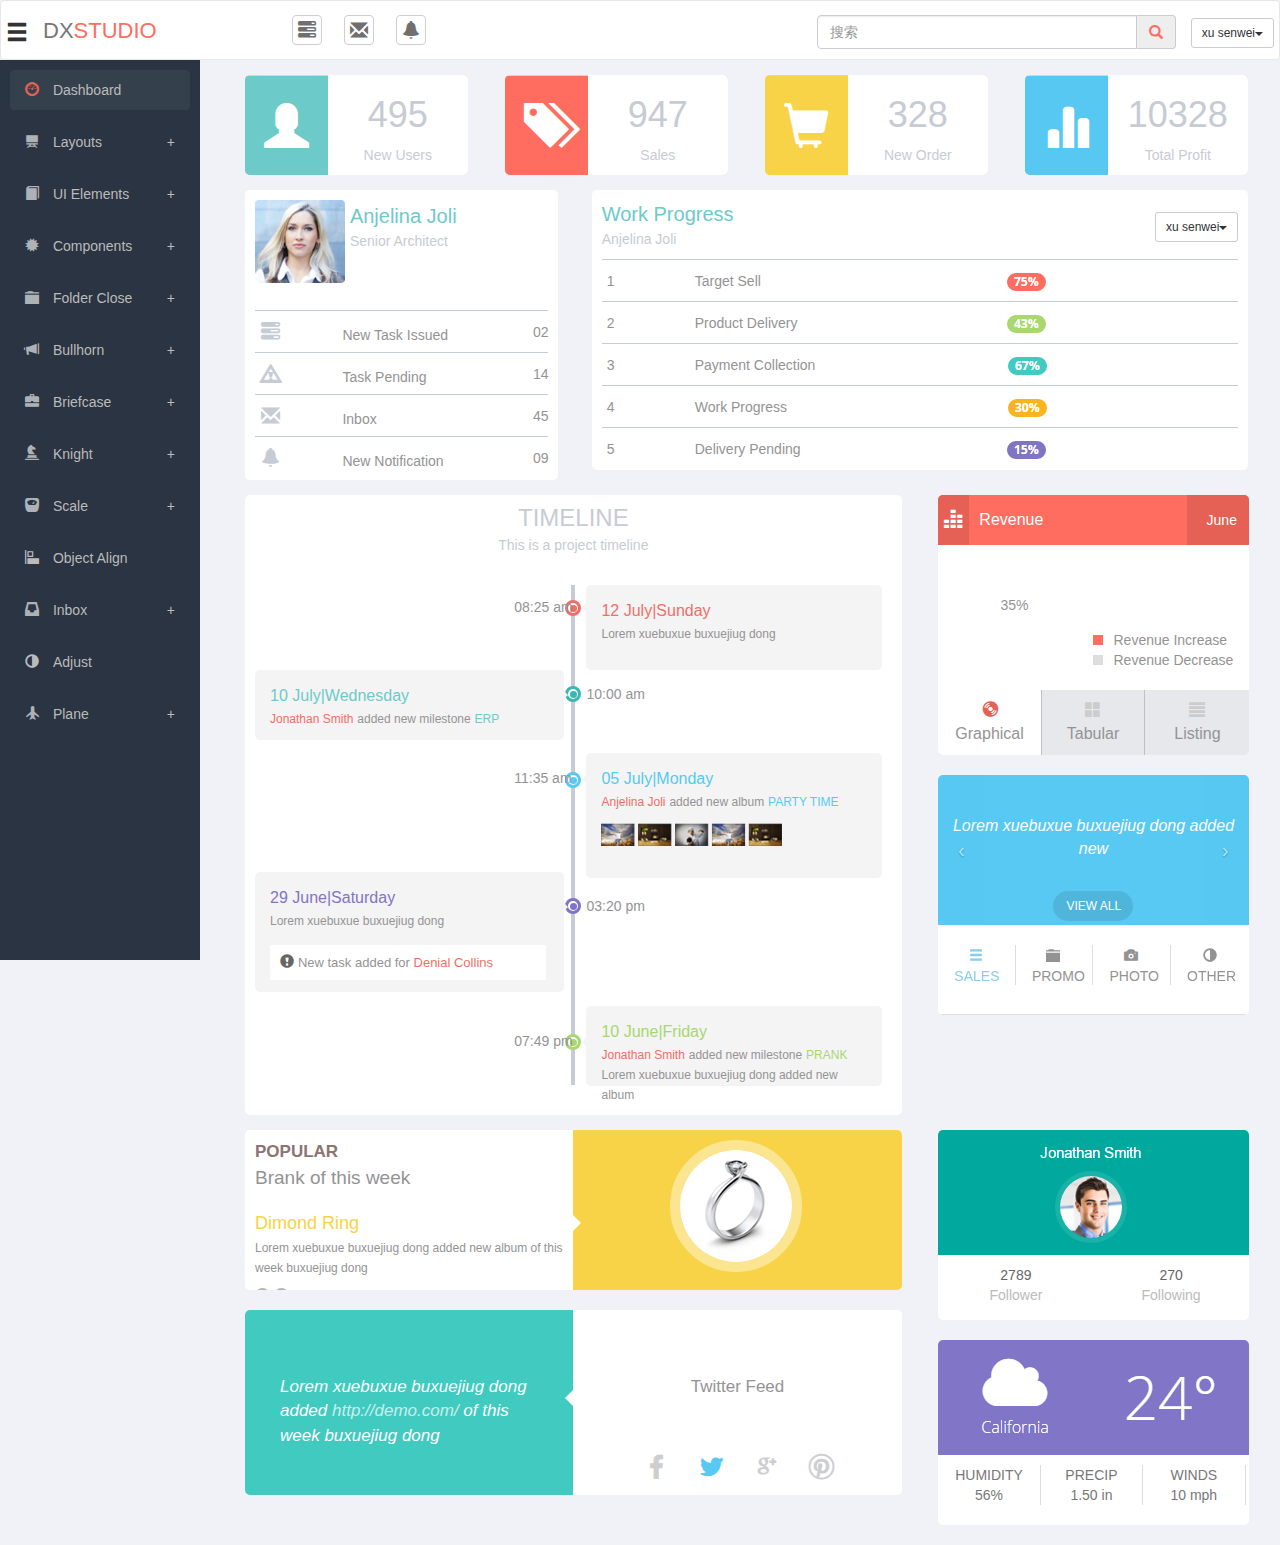
<file: ligen/index.html>
<!DOCTYPE HTML>
<html>

<head>
    <meta http-equiv="Content-Type" content="text/html; charset=utf-8">
    <title>李根</title>
    <meta http-equiv="X-UA-Compatible" content="IE=edge">
    <meta name="viewport" content="width=device-width, initial-scale=1">
    <link rel="stylesheet" type="text/css" href="font_y4cf31grrq/iconfont.css">
    <link rel="stylesheet" type="text/css" href="font_n31kuww7ac/iconfont.css">
    <link rel="stylesheet" href="css/bootstrap.css">
    <link rel="stylesheet" type="text/css" href="css/style.css">
    <style>

    </style>
</head>

<body>

    <div class="navbar navbar-default fixed-top " id="topnav">
        <div id="sanh" class="glyphicon glyphicon-menu-hamburger" aria-hidden="true"></div>

        <div class="navbar-header">
            <a href="#" class="navbar-brand">DX<span>STUDIO</span> </a>

        </div>

        <ul class="nav navbar-nav navbar-left nav-pills">
            <li><span id="zx" href="#" class="glyphicon glyphicon-tasks"></span></li>
            <li><span id="zx" href="#" class="glyphicon glyphicon-envelope"></span></li>
            <li><span id="zx" href="#" class=" glyphicon glyphicon-bell"></span></li>
        </ul>
        <div class="btn-group github btn-group-sm dropdown pull-right">
            <button data-toggle="dropdown" class="dropdown-toggle btn btn-default ">
                <div class="toux"></div> xu senwei<span class="caret"></span>
            </button>
            <ul class="dropdown-menu" id="xsw">
                <li>
                    <a href="#">
                        <p class=" glyphicon glyphicon-folder-close"></p><br>
                        <em>Profile</em>
                    </a>
                </li>
                <li>
                    <a href="#">
                        <p class=" glyphicon glyphicon-cog"></p><br>
                        <em>Settings</em>
                    </a>
                </li>
                <li>
                    <a href="#">
                        <p class=" glyphicon glyphicon-bell"></p><br>
                        <em>Notification</em>
                    </a>
                </li>
                <div class="yyy">
                    <i class="iconfont icon-key"></i>
                    <p id="ekek">LOG OUT</p>
                </div>
            </ul>



        </div>
        <form id="sou" class="navbar-form navbar-left">
            <div class="input-group">
                <input type="text" class="form-control" style="width:320px" placeholder="搜索">
                <span class="input-group-addon"><a href="#"><span class="glyphicon glyphicon-search"></span></a></span>
            </div>
        </form>





    </div>
    <div id="zuo" class="fixed-left affix">
        <ul class="nav nav-pills nav-stacked">
            <li class="active">
                <a href="#">
                    <i class="glyphicon glyphicon-dashboard"></i>
                    <span>Dashboard</span>
                </a>
            </li>
            <li class="dropdown">
                <a data-toggle="dropdown" class="dropdown-toggle" href="#">
                    <i class="glyphicon glyphicon-blackboard"></i>
                    <span>Layouts</span>
                    <span id="jia">+</span>

                </a>
                <ul class="dropdown-menu">
                    <li><a href="#">Duo Du Shu</a></li>
                    <li><a href="#">Shao Chi Ling </a></li>
                    <li><a href="#">Shui Jiao Liao </a></li>
                </ul>
            </li>
            <li class="dropdown">
                <a data-toggle="dropdown" class="dropdown-toggle" href="#">
                    <i class="glyphicon glyphicon-book"></i>
                    <span>UI Elements</span>
                    <span id="jia">+</span>
                </a>
                <ul class="dropdown-menu">
                    <li><a href="#">Dashboard</a></li>
                    <li><a href="#">Folder Close</a></li>
                    <li><a href="#">Components</a></li>
                </ul>
            </li>
            <li class="dropdown">
                <a data-toggle="dropdown" class="dropdown-toggle" href="#">
                    <i class="glyphicon glyphicon-certificate"></i>
                    <span>Components</span>
                    <span id="jia">+</span>
                </a>
                <ul class="dropdown-menu">
                    <li><a href="#">Duo Du Shu</a></li>
                    <li><a href="#">Components</a></li>
                    <li><a href="#">Shui Jiao Liao </a></li>
                </ul>
            </li>
            <li class="dropdown">
                <a data-toggle="dropdown" class="dropdown-toggle" href="#">
                    <i class="glyphicon glyphicon-folder-close"></i>
                    <span>Folder Close</span>
                    <span id="jia">+</span>
                </a>
                <ul class="dropdown-menu">
                    <li><a href="#">Duo Du Shu</a></li>
                    <li><a href="#">Shao Chi Ling </a></li>
                    <li><a href="#">Components</a></li>
                </ul>
            </li>
            <li class="dropdown">
                <a data-toggle="dropdown" class="dropdown-toggle" href="#">
                    <i class="glyphicon glyphicon-bullhorn"></i>
                    <span>Bullhorn</span>
                    <span id="jia">+</span>
                </a>
                <ul class="dropdown-menu">
                    <li><a href="#">Components</a></li>
                    <li><a href="#">Shao Chi Ling </a></li>
                    <li><a href="#">Adjust </a></li>
                </ul>
            </li>
            <li class="dropdown">
                <a data-toggle="dropdown" class="dropdown-toggle" href="#">
                    <i class="glyphicon glyphicon-briefcase"></i>
                    <span>Briefcase</span>
                    <span id="jia">+</span>
                </a>
                <ul class="dropdown-menu">
                    <li><a href="#">Duo Du Shu</a></li>
                    <li><a href="#">Components</a></li>
                    <li><a href="#">Saddjust </a></li>
                </ul>
            </li>
            <li class="dropdown">
                <a data-toggle="dropdown" class="dropdown-toggle" href="#">
                    <i class="glyphicon glyphicon-knight"></i>
                    <span>Knight</span>
                    <span id="jia">+</span>
                </a>
                <ul class="dropdown-menu">
                    <li><a href="#">Adjust</a></li>
                    <li><a href="#">Shao Chi Ling </a></li>
                    <li><a href="#">Components </a></li>
                </ul>
            </li>
            <li class="dropdown">
                <a data-toggle="dropdown" class="dropdown-toggle" href="#">
                    <i class="glyphicon glyphicon-scale"></i>
                    <span>Scale</span>
                    <span id="jia">+</span>
                </a>
                <ul class="dropdown-menu">
                    <li><a href="#">Duo Du Shu</a></li>
                    <li><a href="#">Shao Chi Ling </a></li>
                    <li><a href="#">Adjust </a></li>
                </ul>
            </li>
            <li class="dropdown">
                <a href="#">
                    <span class="glyphicon glyphicon-object-align-left"></span>
                    <span>Object Align</span>

                </a>
            </li>
            <li class="dropdown">
                <a data-toggle="dropdown" class="dropdown-toggle" href="#">
                    <i class="glyphicon glyphicon-inbox"></i>
                    <span>Inbox</span>
                    <span id="jia">+</span>
                </a>
                <ul class="dropdown-menu">
                    <li><a href="#">Adjust</a></li>
                    <li><a href="#">Components</a></li>
                    <li><a href="#">Shui Jiao Liao </a></li>
                </ul>
            </li>
            <li class="dropdown">
                <a href="#">
                    <span class="glyphicon glyphicon-adjust"></span>
                    <span>Adjust</span>

                </a>
            </li>
            <li class="dropdown">
                <a data-toggle="dropdown" class="dropdown-toggle" href="#">
                    <i class="glyphicon glyphicon-plane"></i>
                    <span>Plane</span>
                    <span id="jia">+</span>
                </a>
                <ul class="dropdown-menu">
                    <li><a href="#">Components</a></li>
                    <li><a href="#">Shao Chi Ling </a></li>
                    <li><a href="#">Adjust </a></li>
                </ul>
            </li>


        </ul>

    </div>

    <div class="row">
        <div class="col-lg-3 col-md-3">
            <div class="biao">
                <div class="lo glyphicon glyphicon-user"></div>
                <div class="shu">
                    <h1>495</h1>
                    <span>New Users</span>
                </div>
            </div>
        </div>
        <div class="col-lg-3 col-md-3">
            <div class="biao">
                <div id="lo1" class="lo glyphicon glyphicon-tags"></div>
                <div class="shu">
                    <h1>947</h1>
                    <span>Sales</span>
                </div>
            </div>
        </div>
        <div class="col-lg-3 col-md-3">
            <div class="biao">
                <div id="lo2" class="lo glyphicon glyphicon-shopping-cart"></div>
                <div class="shu">
                    <h1>328</h1>
                    <span>New Order</span>
                </div>
            </div>
        </div>
        <div class="col-lg-3 col-md-3">
            <div class="biao">
                <div id="lo3" class="lo glyphicon glyphicon-stats"></div>
                <div class="shu">
                    <h1>10328</h1>
                    <span>Total Profit</span>
                </div>
            </div>
        </div>
    </div>
    <div class="row">
        <div class="col-lg-4 col-md-4">
            <div class="joli">
                <div class="joli1">
                    <img id="jj" src="img/joli.png">
                    <div class="zi">
                        <span class="j1">Anjelina Joli</span><br>
                        <span class="ji2">Senior Architect</span>
                    </div>
                </div>
                <div class="joli2">
                    <span id="s1" class="glyphicon glyphicon-tasks"></span>
                    <span id="s2">New Task Issued</span>
                    <span id="s3">02</span>
                </div>
                <div class="joli3">
                    <span id="s1" class="glyphicon glyphicon-warning-sign"></span>
                    <span id="s2">Task Pending</span>
                    <span id="s3">14</span>

                </div>
                <div class="joli4">
                    <span id="s1" class="glyphicon glyphicon-envelope"></span>
                    <span id="s2">Inbox</span>
                    <span id="s3">45</span>

                </div>
                <div class="joli5">
                    <span id="s1" class="glyphicon glyphicon-bell"></span>
                    <span id="s2">New Notification</span>
                    <span id="s3">09</span>

                </div>
            </div>
        </div>
        <div class="col-lg-8 col-md-8">
            <div class="work">
                <div class="zi">
                    <span class="j1">Work Progress</span><br>
                    <span class="ji2">Anjelina Joli</span>
                </div>
                <div class="btn-group github btn-group-sm">
                    <button class="btn btn-default " id="gg">
                        <div class="toux"></div> xu senwei<span class="caret"></span>
                    </button>

                </div>
                <div class="c1">
                    <span class="a1">1</span>
                    <span class="a2">Target Sell</span>
                    <span class="a3"><img src="img/a1.png"></span>
                </div>
                <div class="c2">
                    <span class="a1">2</span>
                    <span class="a2">Product Delivery</span>
                    <span class="a3"><img src="img/a2.png"></span>
                </div>
                <div class="c3">
                    <span class="a1">3</span>
                    <span class="a2">Payment Collection</span>
                    <span class="a3"><img src="img/a3.png"></span>
                </div>
                <div class="c4">
                    <span class="a1">4</span>
                    <span class="a2">Work Progress</span>
                    <span class="a3"><img src="img/a4.png"></span>
                </div>
                <div class="c5">
                    <span class="a1">5</span>
                    <span class="a2">Delivery Pending</span>
                    <span class="a3"><img src="img/a5.png"></span>
                </div>

            </div>
        </div>

    </div>
    <div class="row">
        <div class="col-lg-8 col-md-8">
            <div class="time">
                <div class="title">
                    <h3>TIMELINE</h3>
                    <span>This is a project timeline</span>
                </div>
                <div class="left1"></div>
                <div class="left2"></div>
                <div class="left3"></div>
                <div class="right1"></div>
                <div class="right2"></div>
                <div class="duih1">
                    <span class="yue1">10 July|Wednesday</span><br>
                    <span class="ming">Jonathan Smith</span>
                    <span class="add">added new milestone</span>
                    <span class="addh">ERP</span>
                </div>
                <div class="duih2">
                    <span class="yue2">29 June|Saturday</span><br>
                    <span class="add">Lorem xuebuxue buxuejiug dong</span>
                    <div class="jingg">
                        <span class="glyphicon glyphicon-exclamation-sign"></span>
                        <span class="spp">New task added for </span>
                        <span class="spph">Denial Collins</span>
                    </div>
                </div>
                <div class="duih3">
                    <span class="yue3">12 July|Sunday</span><br>
                    <span class="add">Lorem xuebuxue buxuejiug dong</span>
                </div>
                <div class="duih4">
                    <span class="yue4">05 July|Monday</span><br>
                    <span class="ming">Anjelina Joli</span>
                    <span class="add">added new album</span>
                    <span class="addh2">PARTY TIME</span><br>
                    <img id="qi" src="img/tu1.png">
                </div>
                <div class="duih5">
                    <span class="yue5">10 June|Friday</span><br>
                    <span class="ming">Jonathan Smith</span>
                    <span class="add">added new milestone</span>
                    <span class="addh3">PRANK</span>
                    <span class="add">Lorem xuebuxue buxuejiug dong added new album</span>
                </div>
                <span class="wen1">08:25 am</span>
                <span class="wen2">11:35 am</span>
                <span class="wen3">07:49 pm</span>
                <span class="wen4">10:00 am</span>
                <span class="wen5">03:20 pm</span>
                <div class="xian">
                    <div class="da1">
                        <div class="quan1"></div>
                    </div>
                    <div class="da2">
                        <div class="quan2"></div>
                    </div>
                    <div class="da3">
                        <div class="quan3"></div>
                    </div>
                    <div class="da4">
                        <div class="quan4"></div>
                    </div>
                    <div class="da5">
                        <div class="quan5"></div>
                    </div>
                </div>


            </div>

        </div>


        <div class="col-lg-4 col-md-4">

            <div class="june">
                <div class="ril">
                    <div class="ril1 ">
                        <span class="glyphicon glyphicon-equalizer"></span>
                    </div>
                    <div class="ril2">
                        <span>Revenue</span>
                    </div>
                    <div class="ril3">
                        <span>June 2013</span>
                    </div>
                </div>
                <div class="rilz">
                    <span class="r1">35%</span>
                    <div class="rild">
                        <div class="k1"></div><span>Revenue Increase</span><br>
                        <div class="k2"></div><span>Revenue Decrease</span>
                    </div>
                </div>
                <div class="nn">
                    <ul class="nav nav-tabs">
                        <li class="active" id="q1">
                            <a href="#">
                                <div class="glyphicon glyphicon-cd"></div>
                                <p id="bub">Graphical</p>
                            </a>
                        </li>
                        <li id="q2">

                            <a href="#">
                                <div class="glyphicon glyphicon-th-large"></div>
                                <p id="bub">Tabular</p>
                            </a>
                        </li>
                        <li id="q3">

                            <a href="#">
                                <div class="glyphicon glyphicon-align-justify"></div>
                                <p id="bub">Listing</p>
                            </a>
                        </li>
                    </ul>
                </div>
            </div>
            <div class="view">
                <div id="myCarousel" class=" carousel slide">

                    <div class="carousel-inner">
                        <div class="active item view1">
                            <i>Lorem xuebuxue buxuejiug dong added new</i><br>
                            <div class="btn1  btn">VIEW ALL</div>
                        </div>
                        <div class="item view1">
                                <i>Xuebuxue buxuejiug dong added</i><br>
                                <div class="btn1 btn">VIEW ALL</div>
                        </div>
                        <div class="item view1">
                                <i>Graphical xuebuxue buxuejiug dong added new</i><br>
                                <div class="btn btn1">VIEW ALL</div>
                        </div>
                        <div class="item view1">
                                <i>Brank of this week dong added new</i><br>
                                <div class="btn1 btn">VIEW ALL</div>
                        </div>
                    </div>
                    <a id="prev" class="carousel-control left" href="#myCarousel" data-slide="prev">&lsaquo;</a>
                    <a id="next" class="carousel-control right" href="#myCarousel" data-slide="next">&rsaquo;</a>

                </div>
                <div class="vv">
                    <ul class="nav-tabs nav">
                        <li data-target="#myCarousel" data-slide-to="0">
                            <a id="vv1" href="#">
                                <div class="glyphicon glyphicon-menu-hamburger"></div>
                                <p>SALES</p>
                            </a>
                        </li>
                        <li data-target="#myCarousel" data-slide-to="1">
                            <a href="#">
                                <div class="glyphicon glyphicon-folder-close"></div>
                                <p>PROMO</p>
                            </a>
                        </li>
                        <li data-target="#myCarousel" data-slide-to="2">
                            <a href="#">
                                <div class="glyphicon glyphicon-camera"></div>
                                <p>PHOTO</p>
                            </a>
                        </li>
                        <li data-target="#myCarousel" data-slide-to="3" id="vv4">
                            <a id="v4" href="#">
                                <div class="glyphicon glyphicon-adjust"></div>
                                <p>OTHER</p>
                            </a>
                        </li>
                    </ul>
                </div>
            </div>
        </div>

    </div>
    <div class="row" id="foot">
        <div class="col-lg-8 col-md-8">
            <div class="foot1">
                <div class="jiez">
                    <span class="pop">POPULAR</span><br>
                    <span class="week">Brank of this week</span><br>
                    <span class="ring">Dimond Ring</span><br>
                    <span class="add">Lorem xuebuxue buxuejiug dong added new album of this week buxuejiug dong</span><br>
                    <span class="jiant glyphicon glyphicon-menu-left jian1"></span>
                    <span class="jiant glyphicon glyphicon-menu-right jian2"></span>
                </div>
                <div class="jiey">
                    <div class="san1"></div>
                    <img src="img/jie1.png">
                </div>
            </div>
            <div class="foot2">
                <div class="feedz">
                    <i>Lorem xuebuxue buxuejiug dong added <em> http://demo.com/ </em>of this week buxuejiug dong</i>

                </div>
                <div class="feedy">
                    <div class="san2"></div>
                    <span>Twitter Feed</span><br>
                    <i id="ii1" class="iconfont icon-icon_facebook"></i>
                    <i id="ii2" class="iconfont icon-twitter"></i>
                    <i id="ii3" class="iconfont icon-555"></i>

                    <i id="ii4" class="iconfont icon-Pinterest"></i>
                </div>
            </div>
        </div>
        <div class="col-lg-4 col-md-4">
            <div class="jiao1">
                <div class="yongh">
                    <img src="img/yongh.png">
                </div>
                <div class="fan1">
                    <span class="fen1">2789</span><br>
                    <span class="fen2">Follower</span>

                </div>
                <div class="fan2">
                    <span class="fen1">270</span><br>
                    <span class="fen2">Following</span>
                </div>
            </div>
            <div class="jiao2">
                <div class="yun">
                    <div class="yun1">
                        <img src="img/yun.png">
                    </div>
                    <div class="yun2">
                        <img src="img/du.png">
                    </div>
                </div>
                <div class="yunx">
                    <ul>
                        <li>
                            <span>HUMIDITY</span>
                            <P>56%</P>
                        </li>
                        <li>
                            <span>PRECIP</span>
                            <P>1.50 in</P>
                        </li>
                        <li>
                            <span>WINDS</span>
                            <P>10 mph</P>
                        </li>
                    </ul>
                </div>
            </div>
        </div>

    </div>



</body>
<script src="js/jquery-1.11.1.js"></script>
<script src="js/bootstrap.js"></script>
<script type="text/javascript" src="js/js.js"></script>

</html>
</file>
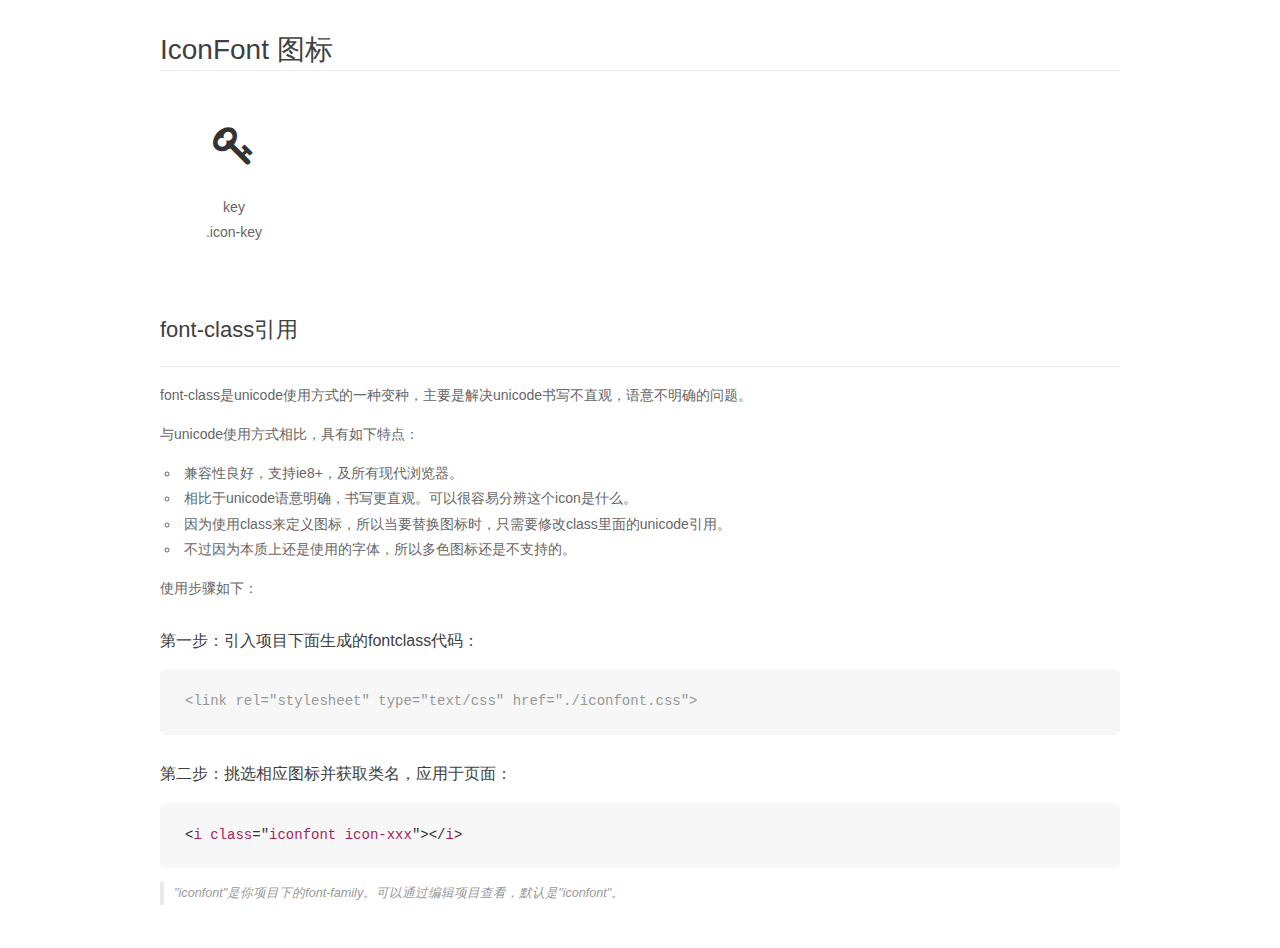
<file: ligen/font_n31kuww7ac/demo_fontclass.html>
<!DOCTYPE html>
<html>
<head>
    <meta charset="utf-8"/>
    <title>IconFont</title>
    <link rel="stylesheet" href="demo.css">
    <link rel="stylesheet" href="iconfont.css">
</head>
<body>
    <div class="main markdown">
        <h1>IconFont 图标</h1>
        <ul class="icon_lists clear">
            
                <li>
                <i class="icon iconfont icon-key"></i>
                    <div class="name">key</div>
                    <div class="fontclass">.icon-key</div>
                </li>
            
        </ul>

        <h2 id="font-class-">font-class引用</h2>
        <hr>

        <p>font-class是unicode使用方式的一种变种，主要是解决unicode书写不直观，语意不明确的问题。</p>
        <p>与unicode使用方式相比，具有如下特点：</p>
        <ul>
        <li>兼容性良好，支持ie8+，及所有现代浏览器。</li>
        <li>相比于unicode语意明确，书写更直观。可以很容易分辨这个icon是什么。</li>
        <li>因为使用class来定义图标，所以当要替换图标时，只需要修改class里面的unicode引用。</li>
        <li>不过因为本质上还是使用的字体，所以多色图标还是不支持的。</li>
        </ul>
        <p>使用步骤如下：</p>
        <h3 id="-fontclass-">第一步：引入项目下面生成的fontclass代码：</h3>


        <pre><code class="lang-js hljs javascript"><span class="hljs-comment">&lt;link rel="stylesheet" type="text/css" href="./iconfont.css"&gt;</span></code></pre>
        <h3 id="-">第二步：挑选相应图标并获取类名，应用于页面：</h3>
        <pre><code class="lang-css hljs">&lt;<span class="hljs-selector-tag">i</span> <span class="hljs-selector-tag">class</span>="<span class="hljs-selector-tag">iconfont</span> <span class="hljs-selector-tag">icon-xxx</span>"&gt;&lt;/<span class="hljs-selector-tag">i</span>&gt;</code></pre>
        <blockquote>
        <p>"iconfont"是你项目下的font-family。可以通过编辑项目查看，默认是"iconfont"。</p>
        </blockquote>
    </div>
</body>
</html>
</file>
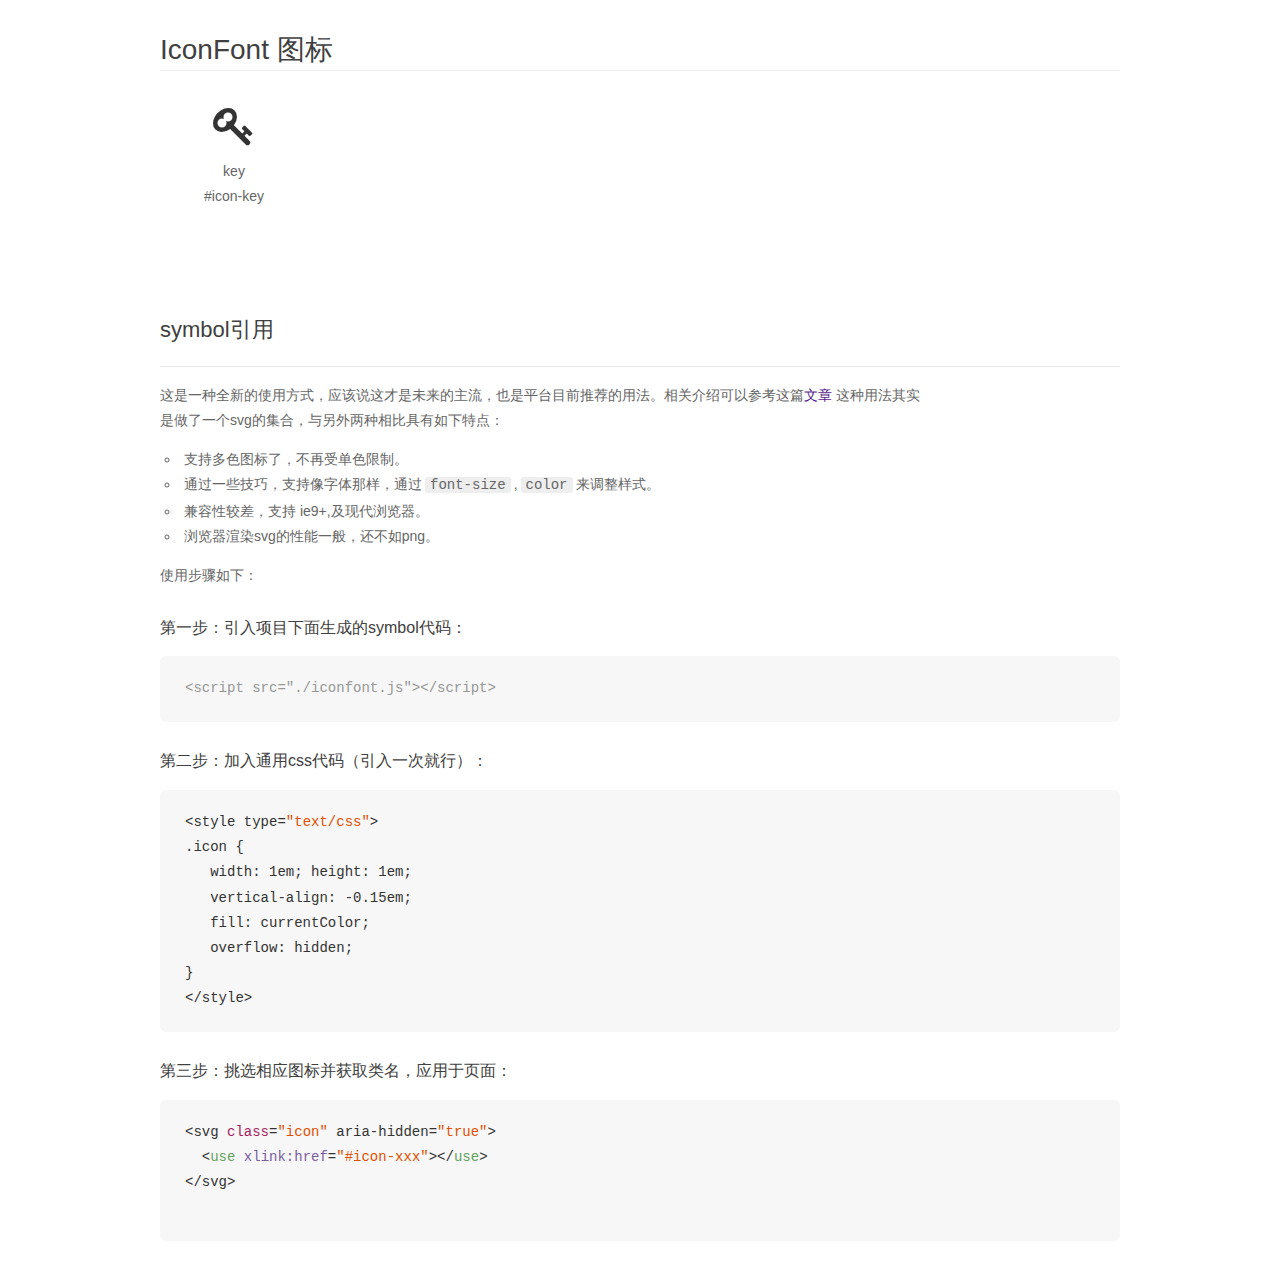
<file: ligen/font_n31kuww7ac/demo_symbol.html>
<!DOCTYPE html>
<html>
<head>
    <meta charset="utf-8"/>
    <title>IconFont</title>
    <link rel="stylesheet" href="demo.css">
    <script src="iconfont.js"></script>

    <style type="text/css">
        .icon {
          /* 通过设置 font-size 来改变图标大小 */
          width: 1em; height: 1em;
          /* 图标和文字相邻时，垂直对齐 */
          vertical-align: -0.15em;
          /* 通过设置 color 来改变 SVG 的颜色/fill */
          fill: currentColor;
          /* path 和 stroke 溢出 viewBox 部分在 IE 下会显示
             normalize.css 中也包含这行 */
          overflow: hidden;
        }

    </style>
</head>
<body>
    <div class="main markdown">
        <h1>IconFont 图标</h1>
        <ul class="icon_lists clear">
            
                <li>
                    <svg class="icon" aria-hidden="true">
                        <use xlink:href="#icon-key"></use>
                    </svg>
                    <div class="name">key</div>
                    <div class="fontclass">#icon-key</div>
                </li>
            
        </ul>


        <h2 id="symbol-">symbol引用</h2>
        <hr>

        <p>这是一种全新的使用方式，应该说这才是未来的主流，也是平台目前推荐的用法。相关介绍可以参考这篇<a href="">文章</a>
        这种用法其实是做了一个svg的集合，与另外两种相比具有如下特点：</p>
        <ul>
          <li>支持多色图标了，不再受单色限制。</li>
          <li>通过一些技巧，支持像字体那样，通过<code>font-size</code>,<code>color</code>来调整样式。</li>
          <li>兼容性较差，支持 ie9+,及现代浏览器。</li>
          <li>浏览器渲染svg的性能一般，还不如png。</li>
        </ul>
        <p>使用步骤如下：</p>
        <h3 id="-symbol-">第一步：引入项目下面生成的symbol代码：</h3>
        <pre><code class="lang-js hljs javascript"><span class="hljs-comment">&lt;script src="./iconfont.js"&gt;&lt;/script&gt;</span></code></pre>
        <h3 id="-css-">第二步：加入通用css代码（引入一次就行）：</h3>
        <pre><code class="lang-js hljs javascript">&lt;style type=<span class="hljs-string">"text/css"</span>&gt;
.icon {
   width: <span class="hljs-number">1</span>em; height: <span class="hljs-number">1</span>em;
   vertical-align: <span class="hljs-number">-0.15</span>em;
   fill: currentColor;
   overflow: hidden;
}
&lt;<span class="hljs-regexp">/style&gt;</span></code></pre>
        <h3 id="-">第三步：挑选相应图标并获取类名，应用于页面：</h3>
        <pre><code class="lang-js hljs javascript">&lt;svg <span class="hljs-class"><span class="hljs-keyword">class</span></span>=<span class="hljs-string">"icon"</span> aria-hidden=<span class="hljs-string">"true"</span>&gt;<span class="xml"><span class="hljs-tag">
  &lt;<span class="hljs-name">use</span> <span class="hljs-attr">xlink:href</span>=<span class="hljs-string">"#icon-xxx"</span>&gt;</span><span class="hljs-tag">&lt;/<span class="hljs-name">use</span>&gt;</span>
</span>&lt;<span class="hljs-regexp">/svg&gt;
        </span></code></pre>
    </div>
</body>
</html>
</file>
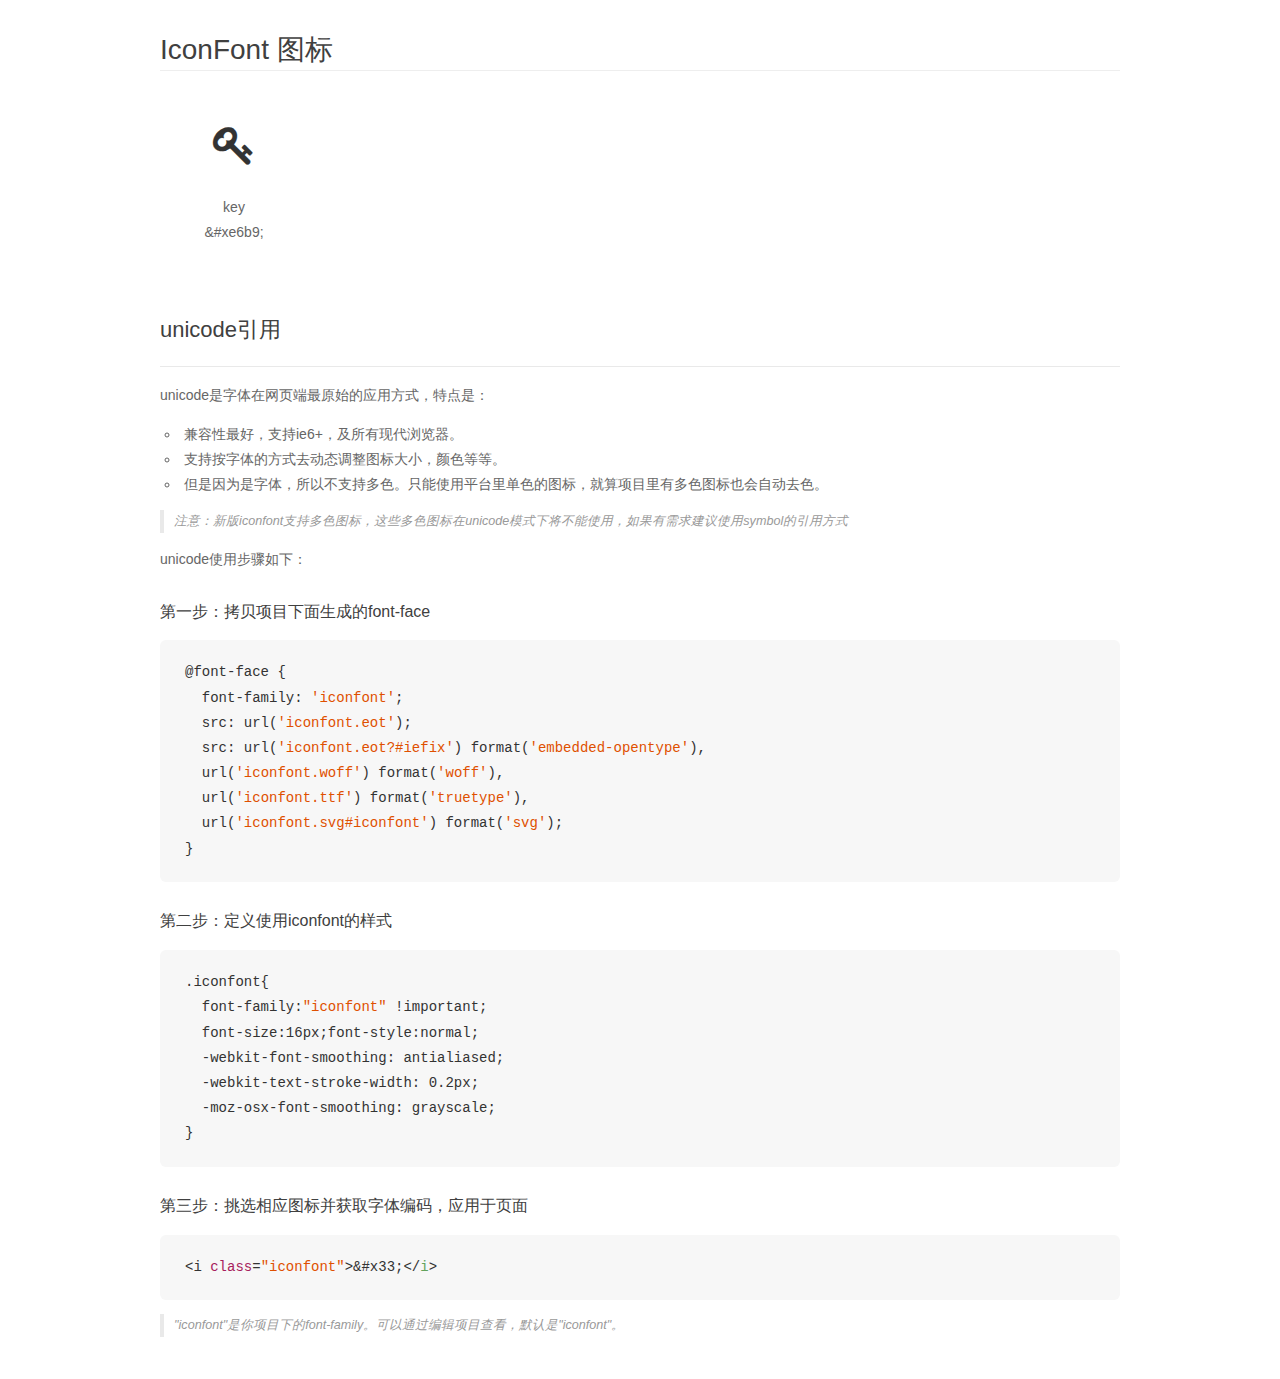
<file: ligen/font_n31kuww7ac/demo_unicode.html>
<!DOCTYPE html>
<html>
<head>
    <meta charset="utf-8"/>
    <title>IconFont</title>
    <link rel="stylesheet" href="demo.css">

    <style type="text/css">

        @font-face {font-family: "iconfont";
          src: url('iconfont.eot'); /* IE9*/
          src: url('iconfont.eot#iefix') format('embedded-opentype'), /* IE6-IE8 */
          url('iconfont.woff') format('woff'), /* chrome, firefox */
          url('iconfont.ttf') format('truetype'), /* chrome, firefox, opera, Safari, Android, iOS 4.2+*/
          url('iconfont.svg#iconfont') format('svg'); /* iOS 4.1- */
        }

        .iconfont {
          font-family:"iconfont" !important;
          font-size:16px;
          font-style:normal;
          -webkit-font-smoothing: antialiased;
          -webkit-text-stroke-width: 0.2px;
          -moz-osx-font-smoothing: grayscale;
        }

    </style>
</head>
<body>
    <div class="main markdown">
        <h1>IconFont 图标</h1>
        <ul class="icon_lists clear">
            
                <li>
                <i class="icon iconfont">&#xe6b9;</i>
                    <div class="name">key</div>
                    <div class="code">&amp;#xe6b9;</div>
                </li>
            
        </ul>
        <h2 id="unicode-">unicode引用</h2>
        <hr>

        <p>unicode是字体在网页端最原始的应用方式，特点是：</p>
        <ul>
        <li>兼容性最好，支持ie6+，及所有现代浏览器。</li>
        <li>支持按字体的方式去动态调整图标大小，颜色等等。</li>
        <li>但是因为是字体，所以不支持多色。只能使用平台里单色的图标，就算项目里有多色图标也会自动去色。</li>
        </ul>
        <blockquote>
        <p>注意：新版iconfont支持多色图标，这些多色图标在unicode模式下将不能使用，如果有需求建议使用symbol的引用方式</p>
        </blockquote>
        <p>unicode使用步骤如下：</p>
        <h3 id="-font-face">第一步：拷贝项目下面生成的font-face</h3>
        <pre><code class="lang-js hljs javascript">@font-face {
  font-family: <span class="hljs-string">'iconfont'</span>;
  src: url(<span class="hljs-string">'iconfont.eot'</span>);
  src: url(<span class="hljs-string">'iconfont.eot?#iefix'</span>) format(<span class="hljs-string">'embedded-opentype'</span>),
  url(<span class="hljs-string">'iconfont.woff'</span>) format(<span class="hljs-string">'woff'</span>),
  url(<span class="hljs-string">'iconfont.ttf'</span>) format(<span class="hljs-string">'truetype'</span>),
  url(<span class="hljs-string">'iconfont.svg#iconfont'</span>) format(<span class="hljs-string">'svg'</span>);
}
</code></pre>
        <h3 id="-iconfont-">第二步：定义使用iconfont的样式</h3>
        <pre><code class="lang-js hljs javascript">.iconfont{
  font-family:<span class="hljs-string">"iconfont"</span> !important;
  font-size:<span class="hljs-number">16</span>px;font-style:normal;
  -webkit-font-smoothing: antialiased;
  -webkit-text-stroke-width: <span class="hljs-number">0.2</span>px;
  -moz-osx-font-smoothing: grayscale;
}
</code></pre>
        <h3 id="-">第三步：挑选相应图标并获取字体编码，应用于页面</h3>
        <pre><code class="lang-js hljs javascript">&lt;i <span class="hljs-class"><span class="hljs-keyword">class</span></span>=<span class="hljs-string">"iconfont"</span>&gt;&amp;#x33;<span class="xml"><span class="hljs-tag">&lt;/<span class="hljs-name">i</span>&gt;</span></span></code></pre>

        <blockquote>
        <p>"iconfont"是你项目下的font-family。可以通过编辑项目查看，默认是"iconfont"。</p>
        </blockquote>
    </div>


</body>
</html>
</file>
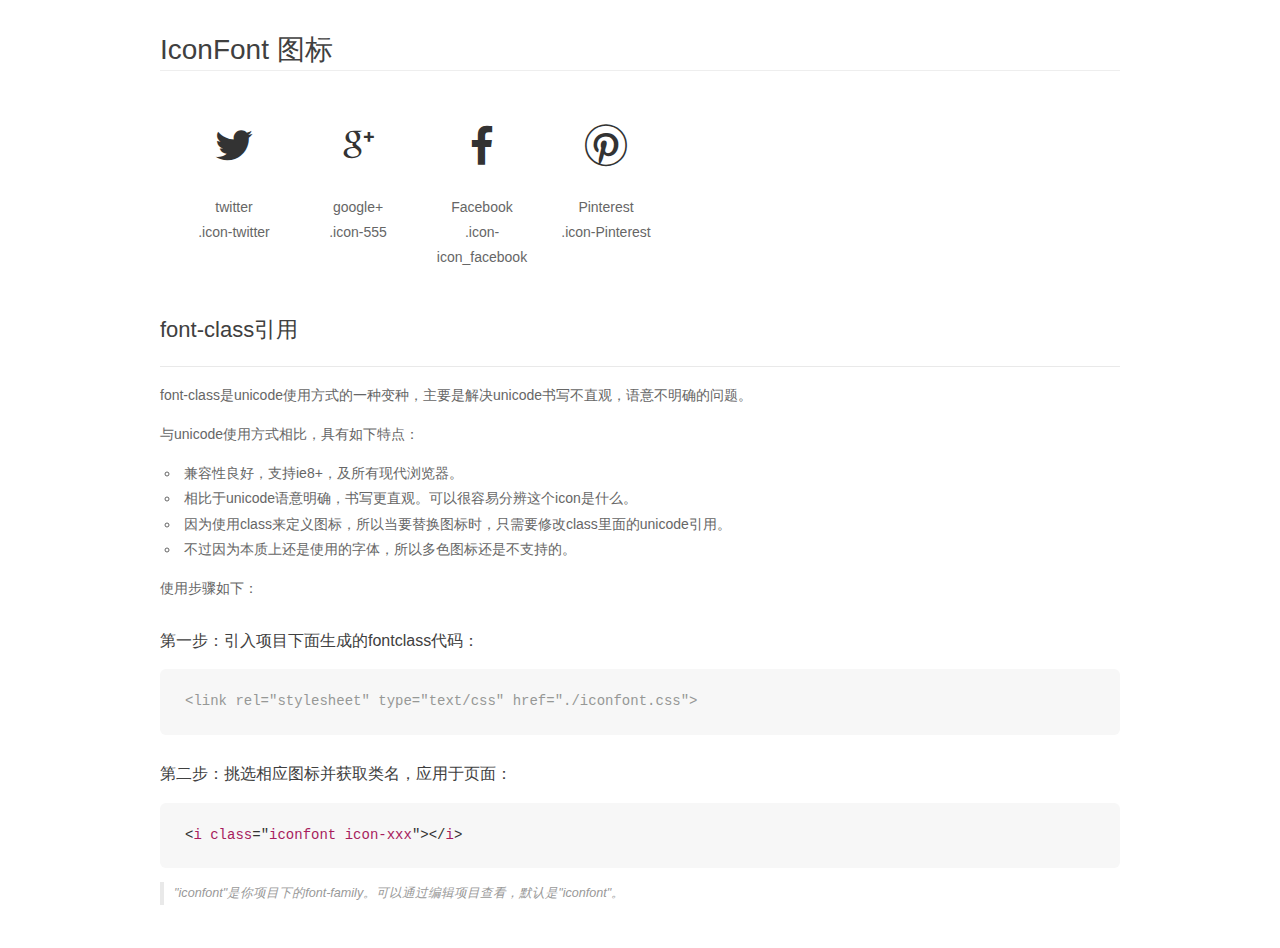
<file: ligen/font_y4cf31grrq/demo_fontclass.html>
<!DOCTYPE html>
<html>
<head>
    <meta charset="utf-8"/>
    <title>IconFont</title>
    <link rel="stylesheet" href="demo.css">
    <link rel="stylesheet" href="iconfont.css">
</head>
<body>
    <div class="main markdown">
        <h1>IconFont 图标</h1>
        <ul class="icon_lists clear">
            
                <li>
                <i class="icon iconfont icon-twitter"></i>
                    <div class="name">twitter</div>
                    <div class="fontclass">.icon-twitter</div>
                </li>
            
                <li>
                <i class="icon iconfont icon-555"></i>
                    <div class="name">google+</div>
                    <div class="fontclass">.icon-555</div>
                </li>
            
                <li>
                <i class="icon iconfont icon-icon_facebook"></i>
                    <div class="name">Facebook</div>
                    <div class="fontclass">.icon-icon_facebook</div>
                </li>
            
                <li>
                <i class="icon iconfont icon-Pinterest"></i>
                    <div class="name">Pinterest</div>
                    <div class="fontclass">.icon-Pinterest</div>
                </li>
            
        </ul>

        <h2 id="font-class-">font-class引用</h2>
        <hr>

        <p>font-class是unicode使用方式的一种变种，主要是解决unicode书写不直观，语意不明确的问题。</p>
        <p>与unicode使用方式相比，具有如下特点：</p>
        <ul>
        <li>兼容性良好，支持ie8+，及所有现代浏览器。</li>
        <li>相比于unicode语意明确，书写更直观。可以很容易分辨这个icon是什么。</li>
        <li>因为使用class来定义图标，所以当要替换图标时，只需要修改class里面的unicode引用。</li>
        <li>不过因为本质上还是使用的字体，所以多色图标还是不支持的。</li>
        </ul>
        <p>使用步骤如下：</p>
        <h3 id="-fontclass-">第一步：引入项目下面生成的fontclass代码：</h3>


        <pre><code class="lang-js hljs javascript"><span class="hljs-comment">&lt;link rel="stylesheet" type="text/css" href="./iconfont.css"&gt;</span></code></pre>
        <h3 id="-">第二步：挑选相应图标并获取类名，应用于页面：</h3>
        <pre><code class="lang-css hljs">&lt;<span class="hljs-selector-tag">i</span> <span class="hljs-selector-tag">class</span>="<span class="hljs-selector-tag">iconfont</span> <span class="hljs-selector-tag">icon-xxx</span>"&gt;&lt;/<span class="hljs-selector-tag">i</span>&gt;</code></pre>
        <blockquote>
        <p>"iconfont"是你项目下的font-family。可以通过编辑项目查看，默认是"iconfont"。</p>
        </blockquote>
    </div>
</body>
</html>
</file>
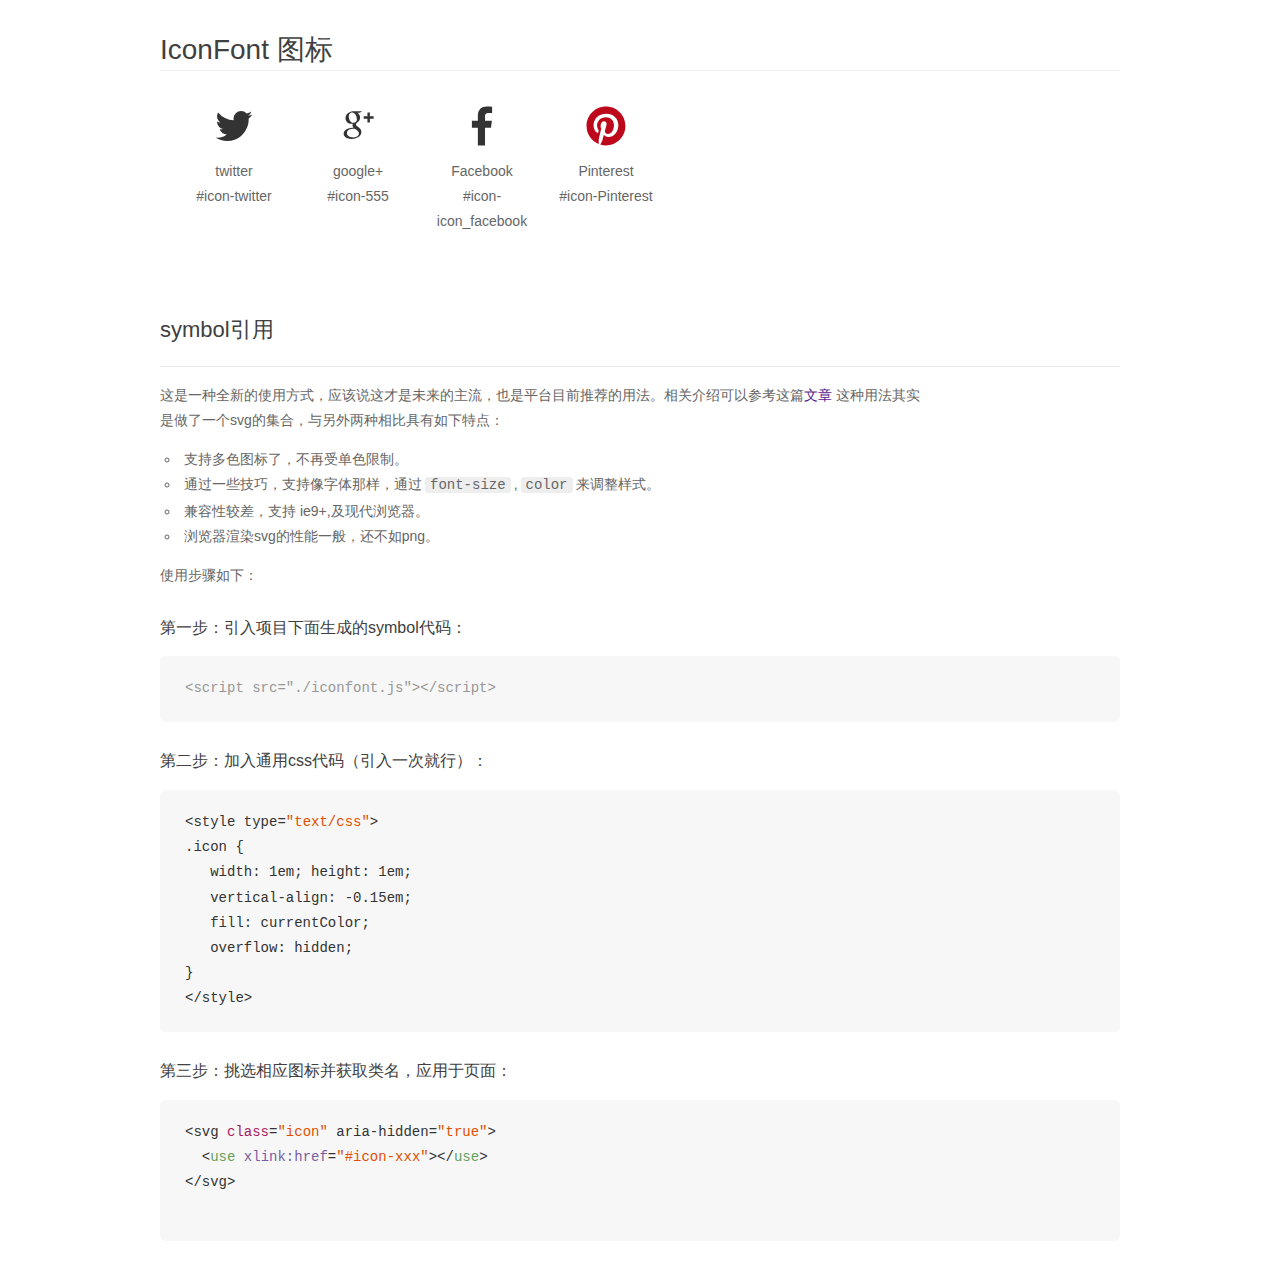
<file: ligen/font_y4cf31grrq/demo_symbol.html>
<!DOCTYPE html>
<html>
<head>
    <meta charset="utf-8"/>
    <title>IconFont</title>
    <link rel="stylesheet" href="demo.css">
    <script src="iconfont.js"></script>

    <style type="text/css">
        .icon {
          /* 通过设置 font-size 来改变图标大小 */
          width: 1em; height: 1em;
          /* 图标和文字相邻时，垂直对齐 */
          vertical-align: -0.15em;
          /* 通过设置 color 来改变 SVG 的颜色/fill */
          fill: currentColor;
          /* path 和 stroke 溢出 viewBox 部分在 IE 下会显示
             normalize.css 中也包含这行 */
          overflow: hidden;
        }

    </style>
</head>
<body>
    <div class="main markdown">
        <h1>IconFont 图标</h1>
        <ul class="icon_lists clear">
            
                <li>
                    <svg class="icon" aria-hidden="true">
                        <use xlink:href="#icon-twitter"></use>
                    </svg>
                    <div class="name">twitter</div>
                    <div class="fontclass">#icon-twitter</div>
                </li>
            
                <li>
                    <svg class="icon" aria-hidden="true">
                        <use xlink:href="#icon-555"></use>
                    </svg>
                    <div class="name">google+</div>
                    <div class="fontclass">#icon-555</div>
                </li>
            
                <li>
                    <svg class="icon" aria-hidden="true">
                        <use xlink:href="#icon-icon_facebook"></use>
                    </svg>
                    <div class="name">Facebook</div>
                    <div class="fontclass">#icon-icon_facebook</div>
                </li>
            
                <li>
                    <svg class="icon" aria-hidden="true">
                        <use xlink:href="#icon-Pinterest"></use>
                    </svg>
                    <div class="name">Pinterest</div>
                    <div class="fontclass">#icon-Pinterest</div>
                </li>
            
        </ul>


        <h2 id="symbol-">symbol引用</h2>
        <hr>

        <p>这是一种全新的使用方式，应该说这才是未来的主流，也是平台目前推荐的用法。相关介绍可以参考这篇<a href="">文章</a>
        这种用法其实是做了一个svg的集合，与另外两种相比具有如下特点：</p>
        <ul>
          <li>支持多色图标了，不再受单色限制。</li>
          <li>通过一些技巧，支持像字体那样，通过<code>font-size</code>,<code>color</code>来调整样式。</li>
          <li>兼容性较差，支持 ie9+,及现代浏览器。</li>
          <li>浏览器渲染svg的性能一般，还不如png。</li>
        </ul>
        <p>使用步骤如下：</p>
        <h3 id="-symbol-">第一步：引入项目下面生成的symbol代码：</h3>
        <pre><code class="lang-js hljs javascript"><span class="hljs-comment">&lt;script src="./iconfont.js"&gt;&lt;/script&gt;</span></code></pre>
        <h3 id="-css-">第二步：加入通用css代码（引入一次就行）：</h3>
        <pre><code class="lang-js hljs javascript">&lt;style type=<span class="hljs-string">"text/css"</span>&gt;
.icon {
   width: <span class="hljs-number">1</span>em; height: <span class="hljs-number">1</span>em;
   vertical-align: <span class="hljs-number">-0.15</span>em;
   fill: currentColor;
   overflow: hidden;
}
&lt;<span class="hljs-regexp">/style&gt;</span></code></pre>
        <h3 id="-">第三步：挑选相应图标并获取类名，应用于页面：</h3>
        <pre><code class="lang-js hljs javascript">&lt;svg <span class="hljs-class"><span class="hljs-keyword">class</span></span>=<span class="hljs-string">"icon"</span> aria-hidden=<span class="hljs-string">"true"</span>&gt;<span class="xml"><span class="hljs-tag">
  &lt;<span class="hljs-name">use</span> <span class="hljs-attr">xlink:href</span>=<span class="hljs-string">"#icon-xxx"</span>&gt;</span><span class="hljs-tag">&lt;/<span class="hljs-name">use</span>&gt;</span>
</span>&lt;<span class="hljs-regexp">/svg&gt;
        </span></code></pre>
    </div>
</body>
</html>
</file>
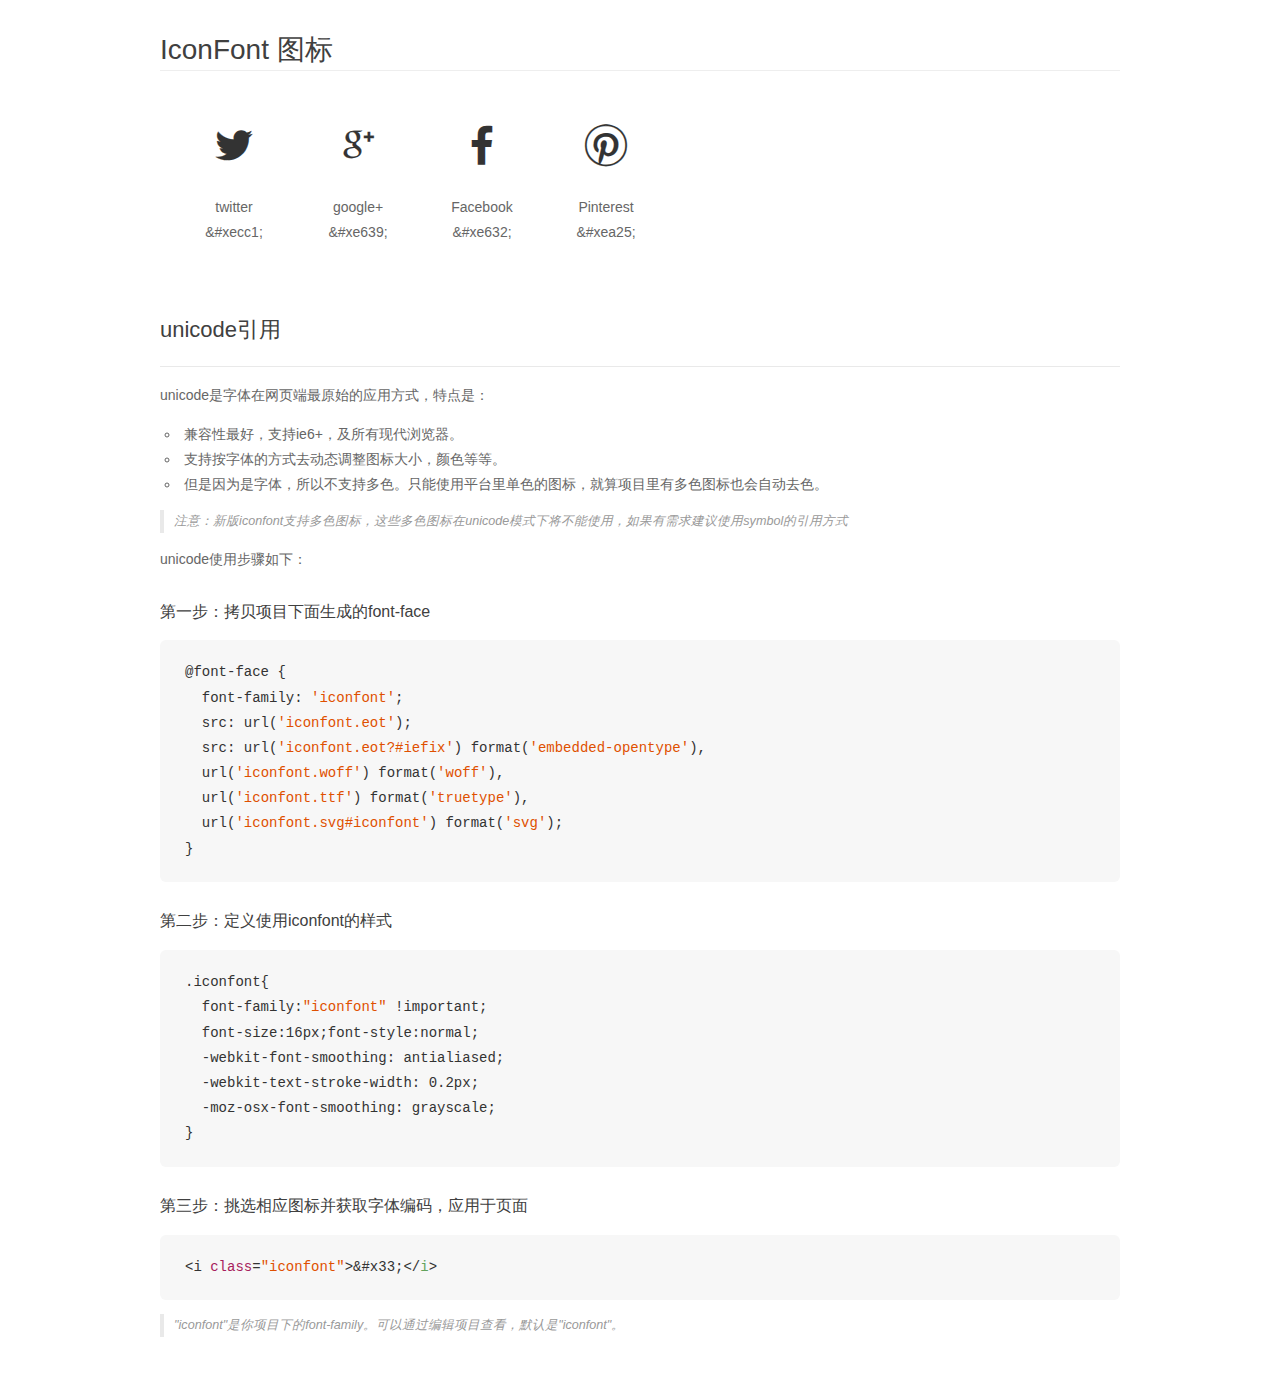
<file: ligen/font_y4cf31grrq/demo_unicode.html>
<!DOCTYPE html>
<html>
<head>
    <meta charset="utf-8"/>
    <title>IconFont</title>
    <link rel="stylesheet" href="demo.css">

    <style type="text/css">

        @font-face {font-family: "iconfont";
          src: url('iconfont.eot'); /* IE9*/
          src: url('iconfont.eot#iefix') format('embedded-opentype'), /* IE6-IE8 */
          url('iconfont.woff') format('woff'), /* chrome, firefox */
          url('iconfont.ttf') format('truetype'), /* chrome, firefox, opera, Safari, Android, iOS 4.2+*/
          url('iconfont.svg#iconfont') format('svg'); /* iOS 4.1- */
        }

        .iconfont {
          font-family:"iconfont" !important;
          font-size:16px;
          font-style:normal;
          -webkit-font-smoothing: antialiased;
          -webkit-text-stroke-width: 0.2px;
          -moz-osx-font-smoothing: grayscale;
        }

    </style>
</head>
<body>
    <div class="main markdown">
        <h1>IconFont 图标</h1>
        <ul class="icon_lists clear">
            
                <li>
                <i class="icon iconfont">&#xecc1;</i>
                    <div class="name">twitter</div>
                    <div class="code">&amp;#xecc1;</div>
                </li>
            
                <li>
                <i class="icon iconfont">&#xe639;</i>
                    <div class="name">google+</div>
                    <div class="code">&amp;#xe639;</div>
                </li>
            
                <li>
                <i class="icon iconfont">&#xe632;</i>
                    <div class="name">Facebook</div>
                    <div class="code">&amp;#xe632;</div>
                </li>
            
                <li>
                <i class="icon iconfont">&#xea25;</i>
                    <div class="name">Pinterest</div>
                    <div class="code">&amp;#xea25;</div>
                </li>
            
        </ul>
        <h2 id="unicode-">unicode引用</h2>
        <hr>

        <p>unicode是字体在网页端最原始的应用方式，特点是：</p>
        <ul>
        <li>兼容性最好，支持ie6+，及所有现代浏览器。</li>
        <li>支持按字体的方式去动态调整图标大小，颜色等等。</li>
        <li>但是因为是字体，所以不支持多色。只能使用平台里单色的图标，就算项目里有多色图标也会自动去色。</li>
        </ul>
        <blockquote>
        <p>注意：新版iconfont支持多色图标，这些多色图标在unicode模式下将不能使用，如果有需求建议使用symbol的引用方式</p>
        </blockquote>
        <p>unicode使用步骤如下：</p>
        <h3 id="-font-face">第一步：拷贝项目下面生成的font-face</h3>
        <pre><code class="lang-js hljs javascript">@font-face {
  font-family: <span class="hljs-string">'iconfont'</span>;
  src: url(<span class="hljs-string">'iconfont.eot'</span>);
  src: url(<span class="hljs-string">'iconfont.eot?#iefix'</span>) format(<span class="hljs-string">'embedded-opentype'</span>),
  url(<span class="hljs-string">'iconfont.woff'</span>) format(<span class="hljs-string">'woff'</span>),
  url(<span class="hljs-string">'iconfont.ttf'</span>) format(<span class="hljs-string">'truetype'</span>),
  url(<span class="hljs-string">'iconfont.svg#iconfont'</span>) format(<span class="hljs-string">'svg'</span>);
}
</code></pre>
        <h3 id="-iconfont-">第二步：定义使用iconfont的样式</h3>
        <pre><code class="lang-js hljs javascript">.iconfont{
  font-family:<span class="hljs-string">"iconfont"</span> !important;
  font-size:<span class="hljs-number">16</span>px;font-style:normal;
  -webkit-font-smoothing: antialiased;
  -webkit-text-stroke-width: <span class="hljs-number">0.2</span>px;
  -moz-osx-font-smoothing: grayscale;
}
</code></pre>
        <h3 id="-">第三步：挑选相应图标并获取字体编码，应用于页面</h3>
        <pre><code class="lang-js hljs javascript">&lt;i <span class="hljs-class"><span class="hljs-keyword">class</span></span>=<span class="hljs-string">"iconfont"</span>&gt;&amp;#x33;<span class="xml"><span class="hljs-tag">&lt;/<span class="hljs-name">i</span>&gt;</span></span></code></pre>

        <blockquote>
        <p>"iconfont"是你项目下的font-family。可以通过编辑项目查看，默认是"iconfont"。</p>
        </blockquote>
    </div>


</body>
</html>
</file>
<file: ligen/font_y4cf31grrq/iconfont.css>
@font-face {font-family: "iconfont";
  src: url('iconfont.eot?t=1545222307112'); /* IE9*/
  src: url('iconfont.eot?t=1545222307112#iefix') format('embedded-opentype'), /* IE6-IE8 */
  url('[data-uri]') format('woff'),
  url('iconfont.ttf?t=1545222307112') format('truetype'), /* chrome, firefox, opera, Safari, Android, iOS 4.2+*/
  url('iconfont.svg?t=1545222307112#iconfont') format('svg'); /* iOS 4.1- */
}

.iconfont {
  font-family:"iconfont" !important;
  font-size:16px;
  font-style:normal;
  -webkit-font-smoothing: antialiased;
  -moz-osx-font-smoothing: grayscale;
}

.icon-twitter:before { content: "\ecc1"; }

.icon-555:before { content: "\e639"; }

.icon-icon_facebook:before { content: "\e632"; }

.icon-Pinterest:before { content: "\ea25"; }
</file>
<file: ligen/font_n31kuww7ac/iconfont.css>
@font-face {font-family: "iconfont";
  src: url('iconfont.eot?t=1545305744115'); /* IE9*/
  src: url('iconfont.eot?t=1545305744115#iefix') format('embedded-opentype'), /* IE6-IE8 */
  url('[data-uri]') format('woff'),
  url('iconfont.ttf?t=1545305744115') format('truetype'), /* chrome, firefox, opera, Safari, Android, iOS 4.2+*/
  url('iconfont.svg?t=1545305744115#iconfont') format('svg'); /* iOS 4.1- */
}

.iconfont {
  font-family:"iconfont" !important;
  font-size:16px;
  font-style:normal;
  -webkit-font-smoothing: antialiased;
  -moz-osx-font-smoothing: grayscale;
}

.icon-key:before { content: "\e6b9"; }
</file>
<file: ligen/css/style.css>
* {
    margin: 0;
    padding: 0;
}

body {
    background: #f1f2f7;
    margin-top: 60px;
}

#sanh {
    line-height: 50px;
    float: left;

}
.nn .active > a{
    background: #fff!important;
}

#zuo {
    width: 200px;
    height: 100%;
    padding: 10px;
    background: #2a3442;
    color: #fff;

}
#zx:hover{
    opacity: 1;
}
#zx{
    opacity: .7;
    color: #333!important;
}

#topnav {
    width: 100%;
    background: #fff;
    font-size: 22px;
    padding: 5px;
    line-height: 50px;
    position: fixed;
    top: 0px;
    z-index: 99;
    height: 60px;
}

.navbar-brand {
    font-size: 22px;
}

.navbar-nav {
    margin-left: 100px;

}

#topnav a span {
    color: rgb(255, 108, 96);
}

#topnav li span {
    color: #666;
    font-size: 18px;
    border: 1px solid #bbb;
    padding: 5px;
    border-radius: 4px;
    margin-left: 20px;

}

.toux {
    width: 28px;
    height: 28px;
    background: pink;
    display: inline;
}

#jia {
    float: right;
}

#zuo ul li span:nth-child(2) {
    margin-left: 10px;

}

.navbar {
    margin-bottom: 0px;
}

.navbar-form {
    margin-top: 0px;
}

#sou {
    float: right !important;
}

.github {
    line-height: 50px;
    float: right !important;
    margin-top: 12px;


}

.form-control {
    display: none;
}

.row {
    padding-left: 230px;
    margin-right: 0px;
    margin-left: 0px;
    padding-top: 15px;
    padding-right: 10px;

}

.biao {
    width: 97%;
    height: 100px;
    background: pink;
    border-radius: 5px;
    overflow: hidden;
}

.lo {
    width: 37%;
    background: #6ccac9;
    height: 100%;
    float: left;
    text-align: center;

}

.glyphicon-user,
.glyphicon-tags,
.glyphicon-shopping-cart,
.glyphicon-stats {
    color: #fff;
    line-height: 100px;
    font-size: 45px;

}

#lo1 {
    background: #ff6c60;
}

#lo2 {
    background: #f8d347;
}

#lo3 {
    background: #57c8f2;
}

.shu {
    width: 63%;
    background: #fff;
    height: 100%;
    float: right;
    text-align: center;
    color: #c7cbd4;
}

.joli {
    width: 99%;
    background: #fff;
    height: 290px;
    border-radius: 5px;
    padding: 10px;
    box-sizing: border-box;
}

.joli1 {
    height: 110px;
    background: #fff;
    width: 100%;

    display: inline-block;
}

.zi {
    display: inline-block;
}

.joli2 {
    width: 100%;
    /* background: lightgreen; */
    height: 42px;
    border-top: 1px solid #c7cbd4;
    line-height: 42px;
}

#s1 {
    color: #c7cbd4;
    font-size: 19px;
    margin-left: 2%;
    margin-top: 10px;
}

#s2 {
    color: #949394;
    margin-left: 20%;
}

#s3 {
    color: #949394;
    float: right;
}

.joli3 {
    width: 100%;
    /* background: lightgreen; */
    height: 42px;
    border-top: 1px solid #c7cbd4;
    line-height: 42px;
}

.joli4 {
    width: 100%;
    /* background: lightgreen; */
    height: 42px;
    border-top: 1px solid #c7cbd4;
    line-height: 42px;
}

.joli5 {
    width: 100%;
    /* background: lightgreen; */
    height: 42px;
    border-top: 1px solid #c7cbd4;
    line-height: 42px;
}

.c1 {
    width: 100%;
    height: 42px;
    border-top: 1px solid #c7cbd4;
    line-height: 42px;
    margin-top: 10px;
    position: relative;
}

.c2,
.c3,
.c4,
.c5 {
    width: 100%;
    height: 42px;
    border-top: 1px solid #c7cbd4;
    line-height: 42px;
    position: relative;
}

.a1 {
    margin-left: 5px;
    color: #949394;
}

.a2 {
    margin-left: 12%;
    color: #949394;
}

.a3 {
    position: absolute;
    right: 30%;
    display: inline-block;
}

#jj {
    vertical-align: middle;
    display: inline-block;
}

.j1 {
    color: #6ccac9;
    font-size: 20px;

}

.ji2 {
    color: #c7cbd4;
}

.work {
    width: 99%;
    background: #fff;
    height: 280px;
    border-radius: 5px;
    padding: 10px;
    box-sizing: border-box;
}

.time {
    width: 99%;
    background: #fff;
    height: 620px;
    border-radius: 5px;
    padding: 10px;
    box-sizing: border-box;
    position: relative;
}

.title h3 {
    margin-top: 0px;
}

.title span {
    margin-top: -6px;
    display: block;
}

.title {
    text-align: center;
    color: #c7cbd4;
}

.xian {
    height: 500px;
    width: 2px;
    border: 2px solid #c7cbd4;
    margin: 0 auto;
    margin-top: 30px;
}

.duih1 {
    width: 47%;
    height: 70px;
    background: rgb(244, 244, 244);
    position: absolute;
    top: 175px;
    box-sizing: border-box;
    padding: 15px;
    border-radius: 5px;
}

.yue1 {
    font-size: 16px;
    color: #6ccac9;
}

.yue2 {
    font-size: 16px;
    color: rgb(128, 116, 198);
}

.yue3 {
    font-size: 16px;
    color: #ef6f66;
}

.yue4 {
    font-size: 16px;
    color: rgb(86, 201, 245);
}

.yue5 {
    font-size: 16px;
    color: rgb(168, 215, 111);
}

.jingg {
    height: 35px;
    width: 99%;
    background: #fff;
    margin-top: 15px;
    line-height: 35px;
    box-sizing: border-box;
    padding-left: 10px;
}

.spp {
    font-size: 13px;
    color: #949394;
}

.spph {
    font-size: 13px;
    color: #ef6f66;
}

.glyphicon-exclamation-sign {
    color: #666;
}

.ming {
    font-size: 12px;
    color: #ef6f66;
}

.add {
    font-size: 12px;
    color: #949394;
}

.addh {
    font-size: 12px;
    color: #6ccac9;
}

.addh2 {
    font-size: 12px;
    color: rgb(86, 201, 245);
}

.addh3 {
    font-size: 12px;
    color: rgb(168, 215, 111);
}

.duih2 {
    width: 47%;
    height: 120px;
    background: rgb(244, 244, 244);
    position: absolute;
    top: 377px;
    box-sizing: border-box;
    padding: 15px;
    border-radius: 5px;
}

.duih3 {
    width: 45%;
    height: 85px;
    background: rgb(244, 244, 244);
    position: absolute;
    top: 90px;
    left: 52%;
    box-sizing: border-box;
    padding: 15px;
    border-radius: 5px;

}

.duih4 {
    width: 45%;
    height: 125px;
    background: rgb(244, 244, 244);
    position: absolute;
    top: 258px;
    left: 52%;
    box-sizing: border-box;
    padding: 15px;
    border-radius: 5px;

}

.duih5 {
    width: 45%;
    height: 80px;
    background: rgb(244, 244, 244);
    position: absolute;
    top: 511px;
    left: 52%;
    box-sizing: border-box;
    padding: 15px;
    border-radius: 5px;
}

.wen1 {
    position: absolute;
    top: 102px;
    left: 41%;
    color: #949394;
}

#xsw {
    width: 315px;
    height: 150px;
    background: #fff;
    overflow: hidden;
    border: none;
    text-align: center;
}
.yyy{
    background: #a9d96c;
    height: 50%;
    width: 100%; 
    position: absolute; 
    top: 50%;
    line-height: 0px;
}
#xsw li {
    float: left;
    width: 33%;
    background: #fff;
    height: 50%;
    
}
.icon-key{
    position: absolute;
   top: 24px;
   left: 47%;
   font-size: 20px;
   color: #fff;
}
#ekek{
    margin-top: 50px;
    color: #fff;
    font-size: 16px;
    font-weight: 700;
}
#xsw a{
    text-align: center;
}
#xsw a:hover {
    color: #57c8f2;
    background-color: #fff;
}
#xsw a:hover em{
    color: #bbb;
}
.dropdown>a>i{
    color: #aeb2b7;
}
.active>a{
    background: #35404d!important;
}
#xsw .glyphicon {
    border: none !important;
    margin-left: 0px!important;
    font-size: 18px;
    margin-top: 10px;
}
.open>a>i{
    color: #ff6c60!important;
}
#xsw em{
    font-style: normal;
    font-weight: 700;
}
.nav > li > a:hover{
    background: #36404e;
}

.dropdown-menu>li>a:hover {
    color: #ef6f66;
    text-decoration: none;
    background-color: #36404e;
}

.wen2 {
    position: absolute;
    top: 273px;
    left: 41%;
    color: #949394;
}
.wen3 {
    position: absolute;
    top: 536px;
    left: 41%;
    color: #949394;
}

.wen4 {
    position: absolute;
    top: 189px;
    left: 52%;
    color: #949394;
}

.wen5 {
    position: absolute;
    top: 401px;
    left: 52%;
    color: #949394;
}

.quan1 {
    width: 7px;
    height: 7px;
    background: #ef6f66;
    border-radius: 50%;
    margin-left: 2px;
    margin-top: 2px;
}

.da1 {
    width: 16px;
    height: 16px;
    border: 3px solid #ef6f66;
    margin-left: -8px;
    border-radius: 50%;
    margin-top: 13px;
    background: #fff;

}

.quan2 {
    width: 7px;
    height: 7px;
    background: rgb(57, 182, 174);
    border-radius: 50%;
    margin-left: 2px;
    margin-top: 2px;
}

.da2 {
    width: 16px;
    height: 16px;
    border: 3px solid rgb(57, 182, 174);
    margin-left: -8px;
    border-radius: 50%;
    margin-top: 70px;
    background: #fff;

}

.quan3 {
    width: 7px;
    height: 7px;
    background: rgb(86, 201, 245);
    border-radius: 50%;
    margin-left: 2px;
    margin-top: 2px;
}

.da3 {
    width: 16px;
    height: 16px;
    border: 3px solid rgb(86, 201, 245);
    margin-left: -8px;
    border-radius: 50%;
    margin-top: 70px;
    background: #fff;

}

.quan4 {
    width: 7px;
    height: 7px;
    background: rgb(128, 116, 198);
    border-radius: 50%;
    margin-left: 2px;
    margin-top: 2px;
}

.da4 {
    width: 16px;
    height: 16px;
    border: 3px solid rgb(128, 116, 198);
    margin-left: -8px;
    border-radius: 50%;
    margin-top: 110px;
    background: #fff;

}

.quan5 {
    width: 7px;
    height: 7px;
    background: rgb(168, 215, 111);
    border-radius: 50%;
    margin-left: 2px;
    margin-top: 2px;
}

.da5 {
    width: 16px;
    height: 16px;
    border: 3px solid rgb(168, 215, 111);
    margin-left: -8px;
    border-radius: 50%;
    margin-top: 120px;
    background: #fff;

}

.left1,
.left2,
.left3 {
    width: 0;
    height: 0;
    border-width: 8px 8px 8px 0;
    border-style: solid;
    border-color: transparent rgb(244, 244, 244) transparent transparent;
    left: 51.3%;
    position: absolute;


}

.san2 {
    width: 0;
    height: 0;
    border-width: 8px 8px 8px 0;
    border-style: solid;
    border-color: transparent #fff transparent transparent;
    position: absolute;
    left: -8px;
    top: 80px;
}

.left1 {
    margin: 44px auto;
}

.left2 {
    margin: 216px auto;
}

.left3 {
    margin: 479px auto;
}

.right1,
.right2 {
    width: 0;
    height: 0;
    border-width: 8px 0 8px 8px;
    border-style: solid;
    border-color: transparent transparent transparent rgb(244, 244, 244);

    position: absolute;
    left: 47.9%;
}

.san1 {
    width: 0;
    height: 0;
    border-width: 8px 0 8px 8px;
    border-style: solid;
    border-color: transparent transparent transparent #fff;
    position: absolute;
    top: 85px;
}

.right1 {
    margin: 132px auto;
}

.right2 {
    margin: 344px auto;
}

.june {
    width: 98%;
    background: #fff;
    height: 260px;
    border-radius: 5px;
    overflow: hidden;
}


.view {
    height: 240px;
    width: 98%;
    background: #fff;
    border-radius: 5px;
    overflow: hidden;
    margin-top: 20px;
}

.ril {
    height: 50px;
    width: 100%;
    background: #ff6c60;
    color: #fff;
}

.ril1 {
    width: 10%;
    float: left;
    background: #e56155;
    height: 50px;
    line-height: 55px;
    text-align: center;
}

.glyphicon-equalizer {
    margin: 0 auto;
    display: inline-block;
    font-size: 20px;
}

.ril2 {
    float: left;
    width: 70%;
    height: 50px;
    line-height: 50px;
    font-size: 16px;
    box-sizing: border-box;
    padding-left: 10px;
}

.ril3 {
    float: left;
    width: 20%;
    background: #e56155;
    height: 50px;
    line-height: 50px;
    box-sizing: border-box;
    padding-left: 20px;
}

.foot1 {
    width: 99%;
    background: #fff;
    height: 160px;
    border-radius: 5px;
    overflow: hidden;
}

.jiez {
    width: 50%;
    height: 160px;
    float: left;
    box-sizing: border-box;
    padding: 10px;
}

.pop {
    font-weight: 700;
    color: #8c7374;
    font-size: 17px;
}

.week {
    font-size: 19px;
    color: #949394;
}

.jiant {
    width: 15px;
    height: 15px;
    background: #949394;
    border-radius: 50%;
    color: #fff;
    font-size: 12px;
    line-height: 17px;
    text-align: center;
    margin-top: 10px;
    opacity: .7;
    cursor: pointer;
}

.ring {
    color: #f8d347;
    font-size: 18px;
    margin-top: 20px;
    display: inline-block;
}

.jiey {
    width: 50%;
    height: 160px;
    float: left;
    background: #f8d347;
    text-align: center;
}

.feedz {
    width: 50%;
    height: 185px;
    float: left;
    background: #41cac0;
    box-sizing: border-box;
    padding: 35px;
}

.feedz {
    color: #fff;
    font-size: 17px;
}

.feedz i {
    margin-top: 30px;
    display: block;
}

.feedz em {
    opacity: .7;
}

.feedy {
    width: 50%;
    height: 185px;
    float: left;
    position: relative;

    text-align: center;
}

.feedy span {
    color: #949394;
    font-size: 17px;
    margin-top: 65px;
    display: inline-block;
}

.dropdown a:focus {
    background: #36404e !important;
}

.feedy i {
    font-size: 25px;
    margin-top: 50px;
    display: inline-block;
    margin-right: 8%;
    color: #ceced0;
    cursor: pointer;
    font-weight: 700;
}

.yunx {
    color: #777;
}

.yunx li {
    float: left;
    list-style: none;
    width: 33%;
    height: 40px;
    text-align: center;
    border-right: 1px solid #ddd;
}

.yunx ul {
    width: 100%;
}

#ii1:hover {
    color: #486fac;
}

#ii4:hover {
    color: #c92e32;
}

#ii3:hover {
    color: #4c4c4c;
}

#ii2 {
    color: #58c9f3;
}

#ii1 {
    margin-left: 9%;
}

.jiey img {
    margin: 0 auto;
}

.foot2 {
    width: 99%;
    background: #fff;
    height: 185px;
    margin-top: 20px;
    border-radius: 5px;
    overflow: hidden;
}

.jiao1 {
    width: 98%;
    background: #fff;
    height: 190px;
    border-radius: 5px;
    overflow: hidden;
}

.yongh {
    width: 100%;
    height: 125px;
    background: #01a89e;
    text-align: center;
    line-height: 125px;
}

.fan1 {
    width: 50%;
    height: 65px;
    float: left;
    text-align: center;
}

.fan2 {
    width: 50%;
    height: 65px;
    float: left;
    text-align: center;
}

.fen1,
.fen2 {
    color: #bbb;
}

.fen1 {
    margin-top: 10px;
    display: inline-block;
    color: #666;
}

.jiao2 {
    width: 98%;
    background: #fff;
    height: 185px;
    margin-top: 20px;
    border-radius: 5px;
    overflow: hidden;
}

.yun {
    width: 100%;
    background: #8175c7;
    height: 115px;
}

.yun1,
.yun2 {
    width: 50%;
    height: 115px;
    float: left;
    text-align: center;
}

#foot {
    height: 430px;
}

.rilz {
    width: 100%;
    height: 145px;
    color: #949394;
    position: relative;
    font-size: 14px;
}

#zuo li {
    height: 50px;
}

#zuo span {
    border: none;
    color: #bbb;
}

.nn {
    width: 100%;
    height: 65px;
    background: #e6e8ec;
    text-align: center;
    font-size: 16px;
}

.nn li {
    height: 65px;
    width: 33.33%;
}

#q1 {

    background: #e6e8ec;
    border-right: 1px solid #c1c1c1;
}

#q2 {
    background: #e6e8ec;
    border-right: 1px solid #c1c1c1;
}

#bub {
    color: #949394 !important;
}

#q3 {
    background: #e6e8ec;
    width: 33.34%;
}

.nn a {
    height: 67px;
    color: #ccc;
}

#q1 a {
    width: 100.1%;
    border: none;
    border-radius: 0px;
}

.vv {
    width: 100%;
    height: 90px;
    line-height: 90px;
    text-align: center;
}

.vv ul {
    height: 90px;
}

.vv li {
    width: 25%;
    margin-top: 20px;
    height: 40px;
    border-right: 1px solid #ddd;
    overflow: hidden;
}

.vv a {
    border: none;
    margin-top: -10px;

    color: #949394;
}

#vv1 {
    color: skyblue;
}

.vv a:hover {
    color: skyblue;
    border-color: #fff !important;
    background-color: #fff !important;
}

.active a {
    color: #e56155 !important;
}

#v4 {
    width: 101%;

}

#vv4 {
    border-right: none !important;
}

#q2 a {
    width: 100.1%;
    border: none;
    border-radius: 0px;
}

#q3 a {
    border: none;
    border-radius: 0px;
}

#q3 a {
    width: 101%;
}

.r1 {
    margin-top: 50px;
    display: inline-block;
    margin-left: 20%;
}

.dropdown-menu {
    background: #36404e;
    /* position: relative; */
}

.rild {
    float: right;
    width: 50%;
    height: 80px;

    position: relative;
    top: 65px;
}

.k1 {
    width: 10px;
    height: 10px;
    background: #ff6c60;
    display: inline-block;
    margin-top: 25px;
    margin-right: 10px;
}

.k2 {
    width: 10px;
    height: 10px;
    background: #ddd;
    display: inline-block;
    margin-right: 10px;
}

.dropdown-menu li a {
    color: #bbb;
}
.btn1{
    width: 80px;
    height: 30px;
    background: #4fb5db;
    color: #fff;
    margin-top: 30px;
    border-radius:20px;
    font-size: 12px;
   
}

.view1 {
    width: 100%;
    height: 100%;
    background: #58c9f3;
    text-align: center;
}
#next{
    line-height: 150px;
    background: rgba(88, 201, 243, .1);
}
#prev{
    line-height: 150px;
    background: rgba(88, 201, 243, .1);
}
.view1 i{
margin-top: 40px;
display: inline-block;
font-size: 16px;
color: #fff;
}
.carousel-inner{
    height: 100%;
}
#myCarousel{
    height: 150px;
}
#nb{
    margin-bottom: 0px;
    height: 100%;
    overflow: hidden;
}

#qi {
    width: 70%;
}
</file>
<file: ligen/font_n31kuww7ac/demo.css>
*{margin: 0;padding: 0;list-style: none;}
/*
KISSY CSS Reset
理念：1. reset 的目的不是清除浏览器的默认样式，这仅是部分工作。清除和重置是紧密不可分的。
2. reset 的目的不是让默认样式在所有浏览器下一致，而是减少默认样式有可能带来的问题。
3. reset 期望提供一套普适通用的基础样式。但没有银弹，推荐根据具体需求，裁剪和修改后再使用。
特色：1. 适应中文；2. 基于最新主流浏览器。
维护：玉伯<lifesinger@gmail.com>, 正淳<ragecarrier@gmail.com>
 */

/** 清除内外边距 **/
body, h1, h2, h3, h4, h5, h6, hr, p, blockquote, /* structural elements 结构元素 */
dl, dt, dd, ul, ol, li, /* list elements 列表元素 */
pre, /* text formatting elements 文本格式元素 */
form, fieldset, legend, button, input, textarea, /* form elements 表单元素 */
th, td /* table elements 表格元素 */ {
  margin: 0;
  padding: 0;
}

/** 设置默认字体 **/
body,
button, input, select, textarea /* for ie */ {
  font: 12px/1.5 tahoma, arial, \5b8b\4f53, sans-serif;
}
h1, h2, h3, h4, h5, h6 { font-size: 100%; }
address, cite, dfn, em, var { font-style: normal; } /* 将斜体扶正 */
code, kbd, pre, samp { font-family: courier new, courier, monospace; } /* 统一等宽字体 */
small { font-size: 12px; } /* 小于 12px 的中文很难阅读，让 small 正常化 */

/** 重置列表元素 **/
ul, ol { list-style: none; }

/** 重置文本格式元素 **/
a { text-decoration: none; }
a:hover { text-decoration: underline; }


/** 重置表单元素 **/
legend { color: #000; } /* for ie6 */
fieldset, img { border: 0; } /* img 搭车：让链接里的 img 无边框 */
button, input, select, textarea { font-size: 100%; } /* 使得表单元素在 ie 下能继承字体大小 */
/* 注：optgroup 无法扶正 */

/** 重置表格元素 **/
table { border-collapse: collapse; border-spacing: 0; }

/* 清除浮动 */
.ks-clear:after, .clear:after {
  content: '\20';
  display: block;
  height: 0;
  clear: both;
}
.ks-clear, .clear {
  *zoom: 1;
}

.main {
  padding: 30px 100px;
width: 960px;
margin: 0 auto;
}
.main h1{font-size:36px; color:#333; text-align:left;margin-bottom:30px; border-bottom: 1px solid #eee;}

.helps{margin-top:40px;}
.helps pre{
  padding:20px;
  margin:10px 0;
  border:solid 1px #e7e1cd;
  background-color: #fffdef;
  overflow: auto;
}

.icon_lists{
  width: 100% !important;

}

.icon_lists li{
  float:left;
  width: 100px;
  height:180px;
  text-align: center;
  list-style: none !important;
}
.icon_lists .icon{
  font-size: 42px;
  line-height: 100px;
  margin: 10px 0;
  color:#333;
  -webkit-transition: font-size 0.25s ease-out 0s;
  -moz-transition: font-size 0.25s ease-out 0s;
  transition: font-size 0.25s ease-out 0s;

}
.icon_lists .icon:hover{
  font-size: 100px;
}



.markdown {
  color: #666;
  font-size: 14px;
  line-height: 1.8;
}

.highlight {
  line-height: 1.5;
}

.markdown img {
  vertical-align: middle;
  max-width: 100%;
}

.markdown h1 {
  color: #404040;
  font-weight: 500;
  line-height: 40px;
  margin-bottom: 24px;
}

.markdown h2,
.markdown h3,
.markdown h4,
.markdown h5,
.markdown h6 {
  color: #404040;
  margin: 1.6em 0 0.6em 0;
  font-weight: 500;
  clear: both;
}

.markdown h1 {
  font-size: 28px;
}

.markdown h2 {
  font-size: 22px;
}

.markdown h3 {
  font-size: 16px;
}

.markdown h4 {
  font-size: 14px;
}

.markdown h5 {
  font-size: 12px;
}

.markdown h6 {
  font-size: 12px;
}

.markdown hr {
  height: 1px;
  border: 0;
  background: #e9e9e9;
  margin: 16px 0;
  clear: both;
}

.markdown p,
.markdown pre {
  margin: 1em 0;
}

.markdown > p,
.markdown > blockquote,
.markdown > .highlight,
.markdown > ol,
.markdown > ul {
  width: 80%;
}

.markdown ul > li {
  list-style: circle;
}

.markdown > ul li,
.markdown blockquote ul > li {
  margin-left: 20px;
  padding-left: 4px;
}

.markdown > ul li p,
.markdown > ol li p {
  margin: 0.6em 0;
}

.markdown ol > li {
  list-style: decimal;
}

.markdown > ol li,
.markdown blockquote ol > li {
  margin-left: 20px;
  padding-left: 4px;
}

.markdown code {
  margin: 0 3px;
  padding: 0 5px;
  background: #eee;
  border-radius: 3px;
}

.markdown pre {
  border-radius: 6px;
  background: #f7f7f7;
  padding: 20px;
}

.markdown pre code {
  border: none;
  background: #f7f7f7;
  margin: 0;
}

.markdown strong,
.markdown b {
  font-weight: 600;
}

.markdown > table {
  border-collapse: collapse;
  border-spacing: 0px;
  empty-cells: show;
  border: 1px solid #e9e9e9;
  width: 95%;
  margin-bottom: 24px;
}

.markdown > table th {
  white-space: nowrap;
  color: #333;
  font-weight: 600;

}

.markdown > table th,
.markdown > table td {
  border: 1px solid #e9e9e9;
  padding: 8px 16px;
  text-align: left;
}

.markdown > table th {
  background: #F7F7F7;
}

.markdown blockquote {
  font-size: 90%;
  color: #999;
  border-left: 4px solid #e9e9e9;
  padding-left: 0.8em;
  margin: 1em 0;
  font-style: italic;
}

.markdown blockquote p {
  margin: 0;
}

.markdown .anchor {
  opacity: 0;
  transition: opacity 0.3s ease;
  margin-left: 8px;
}

.markdown .waiting {
  color: #ccc;
}

.markdown h1:hover .anchor,
.markdown h2:hover .anchor,
.markdown h3:hover .anchor,
.markdown h4:hover .anchor,
.markdown h5:hover .anchor,
.markdown h6:hover .anchor {
  opacity: 1;
  display: inline-block;
}

.markdown > br,
.markdown > p > br {
  clear: both;
}


.hljs {
  display: block;
  background: white;
  padding: 0.5em;
  color: #333333;
  overflow-x: auto;
}

.hljs-comment,
.hljs-meta {
  color: #969896;
}

.hljs-string,
.hljs-variable,
.hljs-template-variable,
.hljs-strong,
.hljs-emphasis,
.hljs-quote {
  color: #df5000;
}

.hljs-keyword,
.hljs-selector-tag,
.hljs-type {
  color: #a71d5d;
}

.hljs-literal,
.hljs-symbol,
.hljs-bullet,
.hljs-attribute {
  color: #0086b3;
}

.hljs-section,
.hljs-name {
  color: #63a35c;
}

.hljs-tag {
  color: #333333;
}

.hljs-title,
.hljs-attr,
.hljs-selector-id,
.hljs-selector-class,
.hljs-selector-attr,
.hljs-selector-pseudo {
  color: #795da3;
}

.hljs-addition {
  color: #55a532;
  background-color: #eaffea;
}

.hljs-deletion {
  color: #bd2c00;
  background-color: #ffecec;
}

.hljs-link {
  text-decoration: underline;
}

pre{
  background: #fff;
}
</file>
<file: ligen/font_y4cf31grrq/demo.css>
*{margin: 0;padding: 0;list-style: none;}
/*
KISSY CSS Reset
理念：1. reset 的目的不是清除浏览器的默认样式，这仅是部分工作。清除和重置是紧密不可分的。
2. reset 的目的不是让默认样式在所有浏览器下一致，而是减少默认样式有可能带来的问题。
3. reset 期望提供一套普适通用的基础样式。但没有银弹，推荐根据具体需求，裁剪和修改后再使用。
特色：1. 适应中文；2. 基于最新主流浏览器。
维护：玉伯<lifesinger@gmail.com>, 正淳<ragecarrier@gmail.com>
 */

/** 清除内外边距 **/
body, h1, h2, h3, h4, h5, h6, hr, p, blockquote, /* structural elements 结构元素 */
dl, dt, dd, ul, ol, li, /* list elements 列表元素 */
pre, /* text formatting elements 文本格式元素 */
form, fieldset, legend, button, input, textarea, /* form elements 表单元素 */
th, td /* table elements 表格元素 */ {
  margin: 0;
  padding: 0;
}

/** 设置默认字体 **/
body,
button, input, select, textarea /* for ie */ {
  font: 12px/1.5 tahoma, arial, \5b8b\4f53, sans-serif;
}
h1, h2, h3, h4, h5, h6 { font-size: 100%; }
address, cite, dfn, em, var { font-style: normal; } /* 将斜体扶正 */
code, kbd, pre, samp { font-family: courier new, courier, monospace; } /* 统一等宽字体 */
small { font-size: 12px; } /* 小于 12px 的中文很难阅读，让 small 正常化 */

/** 重置列表元素 **/
ul, ol { list-style: none; }

/** 重置文本格式元素 **/
a { text-decoration: none; }
a:hover { text-decoration: underline; }


/** 重置表单元素 **/
legend { color: #000; } /* for ie6 */
fieldset, img { border: 0; } /* img 搭车：让链接里的 img 无边框 */
button, input, select, textarea { font-size: 100%; } /* 使得表单元素在 ie 下能继承字体大小 */
/* 注：optgroup 无法扶正 */

/** 重置表格元素 **/
table { border-collapse: collapse; border-spacing: 0; }

/* 清除浮动 */
.ks-clear:after, .clear:after {
  content: '\20';
  display: block;
  height: 0;
  clear: both;
}
.ks-clear, .clear {
  *zoom: 1;
}

.main {
  padding: 30px 100px;
width: 960px;
margin: 0 auto;
}
.main h1{font-size:36px; color:#333; text-align:left;margin-bottom:30px; border-bottom: 1px solid #eee;}

.helps{margin-top:40px;}
.helps pre{
  padding:20px;
  margin:10px 0;
  border:solid 1px #e7e1cd;
  background-color: #fffdef;
  overflow: auto;
}

.icon_lists{
  width: 100% !important;

}

.icon_lists li{
  float:left;
  width: 100px;
  height:180px;
  text-align: center;
  list-style: none !important;
}
.icon_lists .icon{
  font-size: 42px;
  line-height: 100px;
  margin: 10px 0;
  color:#333;
  -webkit-transition: font-size 0.25s ease-out 0s;
  -moz-transition: font-size 0.25s ease-out 0s;
  transition: font-size 0.25s ease-out 0s;

}
.icon_lists .icon:hover{
  font-size: 100px;
}



.markdown {
  color: #666;
  font-size: 14px;
  line-height: 1.8;
}

.highlight {
  line-height: 1.5;
}

.markdown img {
  vertical-align: middle;
  max-width: 100%;
}

.markdown h1 {
  color: #404040;
  font-weight: 500;
  line-height: 40px;
  margin-bottom: 24px;
}

.markdown h2,
.markdown h3,
.markdown h4,
.markdown h5,
.markdown h6 {
  color: #404040;
  margin: 1.6em 0 0.6em 0;
  font-weight: 500;
  clear: both;
}

.markdown h1 {
  font-size: 28px;
}

.markdown h2 {
  font-size: 22px;
}

.markdown h3 {
  font-size: 16px;
}

.markdown h4 {
  font-size: 14px;
}

.markdown h5 {
  font-size: 12px;
}

.markdown h6 {
  font-size: 12px;
}

.markdown hr {
  height: 1px;
  border: 0;
  background: #e9e9e9;
  margin: 16px 0;
  clear: both;
}

.markdown p,
.markdown pre {
  margin: 1em 0;
}

.markdown > p,
.markdown > blockquote,
.markdown > .highlight,
.markdown > ol,
.markdown > ul {
  width: 80%;
}

.markdown ul > li {
  list-style: circle;
}

.markdown > ul li,
.markdown blockquote ul > li {
  margin-left: 20px;
  padding-left: 4px;
}

.markdown > ul li p,
.markdown > ol li p {
  margin: 0.6em 0;
}

.markdown ol > li {
  list-style: decimal;
}

.markdown > ol li,
.markdown blockquote ol > li {
  margin-left: 20px;
  padding-left: 4px;
}

.markdown code {
  margin: 0 3px;
  padding: 0 5px;
  background: #eee;
  border-radius: 3px;
}

.markdown pre {
  border-radius: 6px;
  background: #f7f7f7;
  padding: 20px;
}

.markdown pre code {
  border: none;
  background: #f7f7f7;
  margin: 0;
}

.markdown strong,
.markdown b {
  font-weight: 600;
}

.markdown > table {
  border-collapse: collapse;
  border-spacing: 0px;
  empty-cells: show;
  border: 1px solid #e9e9e9;
  width: 95%;
  margin-bottom: 24px;
}

.markdown > table th {
  white-space: nowrap;
  color: #333;
  font-weight: 600;

}

.markdown > table th,
.markdown > table td {
  border: 1px solid #e9e9e9;
  padding: 8px 16px;
  text-align: left;
}

.markdown > table th {
  background: #F7F7F7;
}

.markdown blockquote {
  font-size: 90%;
  color: #999;
  border-left: 4px solid #e9e9e9;
  padding-left: 0.8em;
  margin: 1em 0;
  font-style: italic;
}

.markdown blockquote p {
  margin: 0;
}

.markdown .anchor {
  opacity: 0;
  transition: opacity 0.3s ease;
  margin-left: 8px;
}

.markdown .waiting {
  color: #ccc;
}

.markdown h1:hover .anchor,
.markdown h2:hover .anchor,
.markdown h3:hover .anchor,
.markdown h4:hover .anchor,
.markdown h5:hover .anchor,
.markdown h6:hover .anchor {
  opacity: 1;
  display: inline-block;
}

.markdown > br,
.markdown > p > br {
  clear: both;
}


.hljs {
  display: block;
  background: white;
  padding: 0.5em;
  color: #333333;
  overflow-x: auto;
}

.hljs-comment,
.hljs-meta {
  color: #969896;
}

.hljs-string,
.hljs-variable,
.hljs-template-variable,
.hljs-strong,
.hljs-emphasis,
.hljs-quote {
  color: #df5000;
}

.hljs-keyword,
.hljs-selector-tag,
.hljs-type {
  color: #a71d5d;
}

.hljs-literal,
.hljs-symbol,
.hljs-bullet,
.hljs-attribute {
  color: #0086b3;
}

.hljs-section,
.hljs-name {
  color: #63a35c;
}

.hljs-tag {
  color: #333333;
}

.hljs-title,
.hljs-attr,
.hljs-selector-id,
.hljs-selector-class,
.hljs-selector-attr,
.hljs-selector-pseudo {
  color: #795da3;
}

.hljs-addition {
  color: #55a532;
  background-color: #eaffea;
}

.hljs-deletion {
  color: #bd2c00;
  background-color: #ffecec;
}

.hljs-link {
  text-decoration: underline;
}

pre{
  background: #fff;
}
</file>
